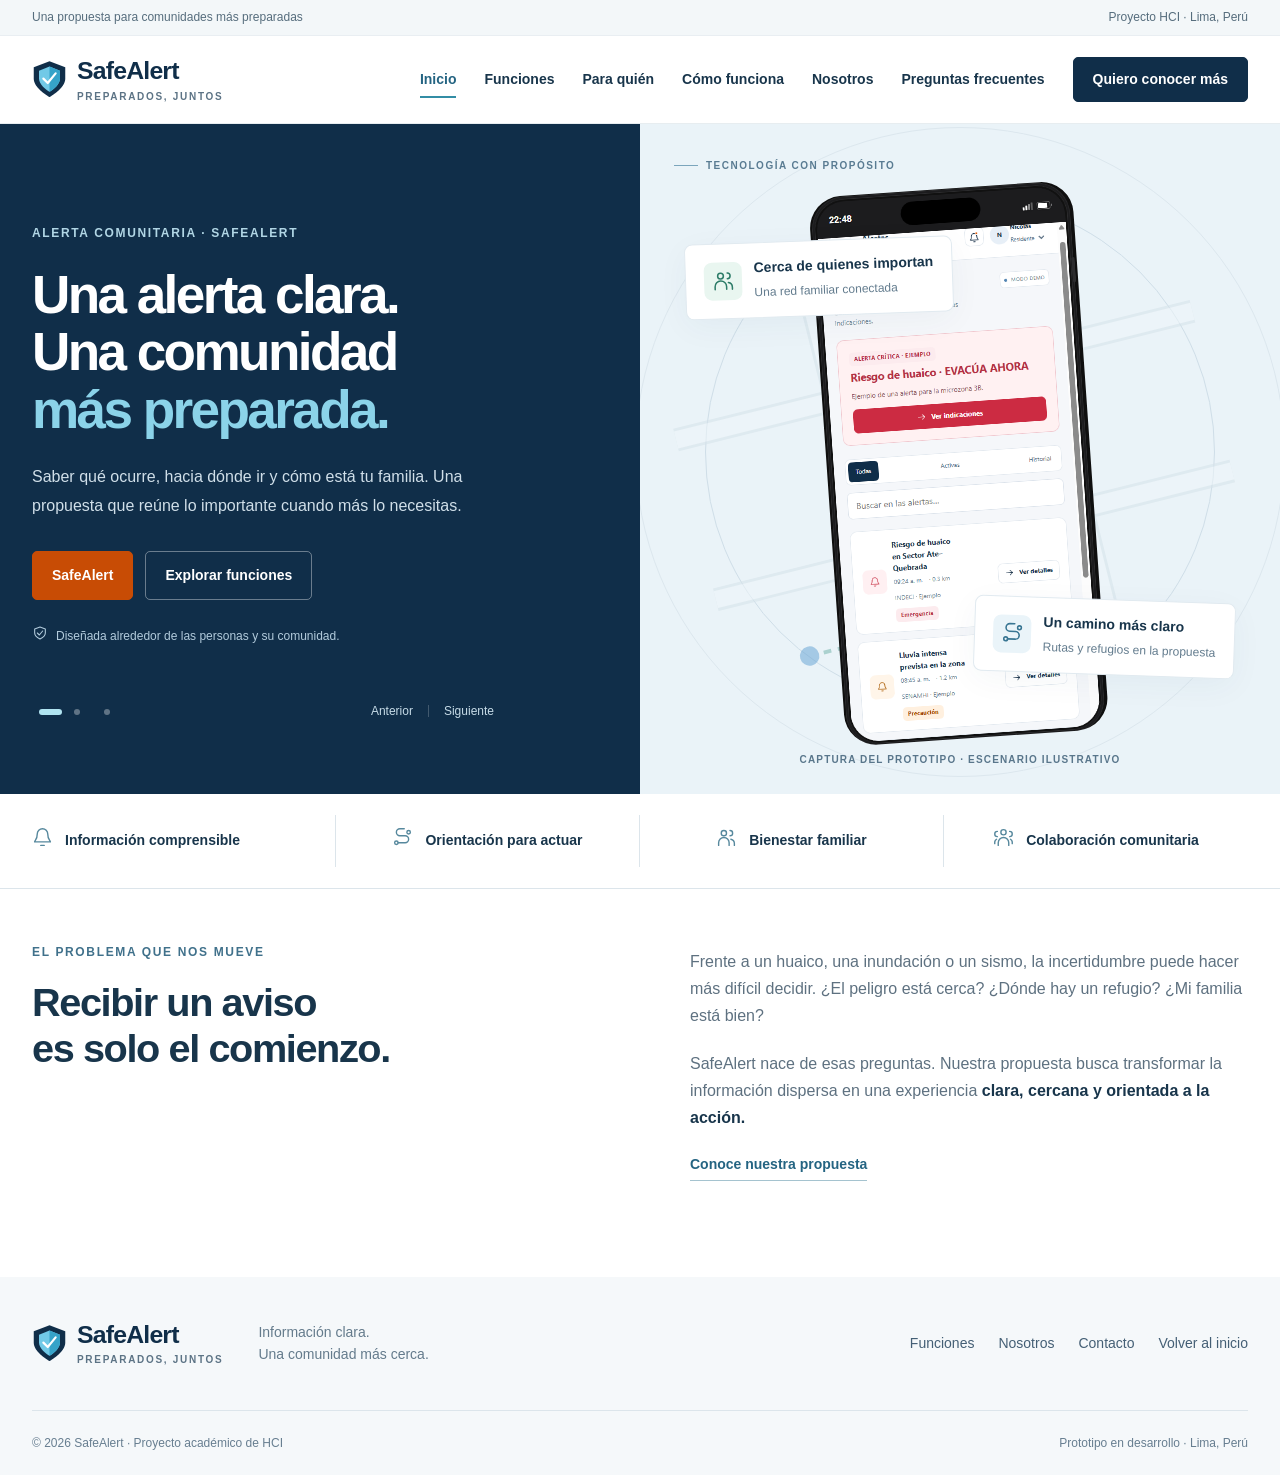
<file: index.html>
<!doctype html>
<html lang="es">
  <head>
    <meta charset="UTF-8" />
    <meta name="viewport" content="width=device-width, initial-scale=1.0" />
    <meta name="theme-color" content="#102e49" />
    <meta
      name="description"
      content="Conoce SafeAlert: una propuesta de alerta comunitaria que conecta información clara, rutas de evacuación y seguridad familiar en Lima."
    />
    <title>SafeAlert · Preparados, juntos</title>
    <link rel="icon" type="image/svg+xml" href="assets/safealert.svg" />
    <link rel="stylesheet" href="styles.css" />
    <script src="script.js" defer></script>
  </head>
  <body>
    <a class="skip-link" href="#contenido">Saltar al contenido</a>
    <div class="utility-bar">
      <div class="container utility-inner">
        <span>Una propuesta para comunidades más preparadas</span
        ><span>Proyecto HCI · Lima, Perú</span>
      </div>
    </div>
    <header class="site-header">
      <div class="container header-inner">
        <a class="brand" href="#inicio" aria-label="SafeAlert, inicio"
          ><img src="assets/safealert.svg" width="38" height="42" alt="" /><span
            >SafeAlert<small>PREPARADOS, JUNTOS</small></span
          ></a
        >
        <button
          class="menu-toggle"
          id="menu-toggle"
          type="button"
          aria-label="Abrir menú"
          aria-expanded="false"
          aria-controls="main-nav"
        >
          <span></span><span></span><span></span>
        </button>
        <nav class="main-nav" id="main-nav" aria-label="Navegación principal">
          <a href="#inicio" aria-current="page">Inicio</a
          ><a href="#funciones">Funciones</a><a href="#para-quien">Para quién</a
          ><a href="#como-funciona">Cómo funciona</a
          ><a href="#nosotros">Nosotros</a
          ><a href="#preguntas">Preguntas frecuentes</a
          ><a href="#contacto" class="button button-small"
            >Quiero conocer más</a
          >
        </nav>
      </div>
    </header>

    <main id="contenido" tabindex="-1">
      <nav
        class="page-navigation container"
        id="page-navigation"
        aria-label="Regresar y ubicación actual"
        hidden
      >
        <div class="page-return">
          <button type="button" id="back-view">Volver</button
          ><a href="#inicio">Volver al inicio</a>
        </div>
        <span id="current-view-label"></span>
      </nav>
      <p class="sr-only" id="view-announcement" aria-live="polite"></p>
      <section
        class="hero"
        id="inicio"
        data-view="inicio"
        aria-labelledby="hero-title"
      >
        <div class="hero-copy">
          <div class="hero-copy-inner">
            <span class="eyebrow light">ALERTA COMUNITARIA · SAFEALERT</span>
            <h1 id="hero-title" tabindex="-1">
              Una alerta clara.<br />Una comunidad<br /><span
                >más preparada.</span
              >
            </h1>
            <p id="hero-description">
              Saber qué ocurre, hacia dónde ir y cómo está tu familia. Una
              propuesta que reúne lo importante cuando más lo necesitas.
            </p>
            <div class="hero-actions">
              <a class="button button-orange" href="/SafeAlert.html"
                >SafeAlert</a
              ><a class="button button-outline" href="#funciones"
                >Explorar funciones</a
              >
            </div>
            <div class="hero-note">
              <span class="line-icon" data-icon="shield"></span
              ><span>Diseñada alrededor de las personas y su comunidad.</span>
            </div>
            <div
              class="hero-carousel"
              role="group"
              aria-label="Mensajes de presentación"
            >
              <div class="slide-dots">
                <button
                  class="slide-dot active"
                  type="button"
                  data-slide="0"
                  aria-label="Ver presentación de alertas"
                  aria-pressed="true"
                ></button
                ><button
                  class="slide-dot"
                  type="button"
                  data-slide="1"
                  aria-label="Ver presentación de familia"
                  aria-pressed="false"
                ></button
                ><button
                  class="slide-dot"
                  type="button"
                  data-slide="2"
                  aria-label="Ver presentación de rutas"
                  aria-pressed="false"
                ></button>
              </div>
              <div class="slide-controls">
                <button
                  type="button"
                  id="previous-slide"
                  aria-label="Mensaje anterior"
                >
                  Anterior</button
                ><span aria-hidden="true"></span
                ><button
                  type="button"
                  id="next-slide"
                  aria-label="Mensaje siguiente"
                >
                  Siguiente
                </button>
              </div>
            </div>
            <p class="sr-only" id="slide-announcement" aria-live="polite"></p>
          </div>
        </div>
        <div class="hero-visual">
          <div class="visual-caption">
            <span class="tiny-rule"></span>TECNOLOGÍA CON PROPÓSITO
          </div>
          <div class="orbit orbit-one" aria-hidden="true"></div>
          <div class="orbit orbit-two" aria-hidden="true"></div>
          <div class="map-decoration" aria-hidden="true">
            <svg viewBox="0 0 620 620" fill="none">
              <path
                d="M30 220H580M30 390H580M200 60V560M420 60V560"
                stroke="currentColor"
                stroke-width="24"
              />
              <path
                d="M30 220H580M30 390H580M200 60V560M420 60V560"
                stroke="#eff6fa"
                stroke-width="18"
              />
              <path
                d="M110 470H200V220H420V130"
                stroke="#78b7ae"
                stroke-width="4"
                stroke-dasharray="8 7"
              />
              <circle cx="110" cy="470" r="10" fill="#6ca7d6" />
              <circle cx="420" cy="130" r="10" fill="#77bda5" />
            </svg>
          </div>
          <div class="floating-card card-family">
            <span class="feature-icon mint" data-icon="family"></span>
            <div>
              <strong>Cerca de quienes importan</strong
              ><span>Una red familiar conectada</span>
            </div>
          </div>
          <div class="hero-phone capture-phone">
            <img
              id="hero-product-image"
              src="Images/ALERTAS.png"
              alt="Captura móvil del centro de alertas de SafeAlert con un aviso y sus indicaciones de ejemplo"
              width="469"
              height="936"
              fetchpriority="high"
            />
          </div>
          <div class="floating-card card-route">
            <span class="feature-icon sky" data-icon="route"></span>
            <div>
              <strong>Un camino más claro</strong
              ><span>Rutas y refugios en la propuesta</span>
            </div>
          </div>
          <span class="prototype-label"
            >CAPTURA DEL PROTOTIPO · ESCENARIO ILUSTRATIVO</span
          >
        </div>
      </section>

      <div class="promise-strip" data-view="inicio">
        <div class="container promise-inner">
          <div>
            <span data-icon="bell"></span><span>Información comprensible</span>
          </div>
          <div>
            <span data-icon="route"></span><span>Orientación para actuar</span>
          </div>
          <div>
            <span data-icon="family"></span><span>Bienestar familiar</span>
          </div>
          <div>
            <span data-icon="community"></span
            ><span>Colaboración comunitaria</span>
          </div>
        </div>
      </div>

      <section
        data-view="inicio"
        class="section problem-section"
        aria-labelledby="problem-title"
      >
        <div class="container problem-layout">
          <div>
            <span class="eyebrow">EL PROBLEMA QUE NOS MUEVE</span>
            <h2 id="problem-title">
              Recibir un aviso<br />es solo el comienzo.
            </h2>
          </div>
          <div class="problem-copy">
            <p>
              Frente a un huaico, una inundación o un sismo, la incertidumbre
              puede hacer más difícil decidir. ¿El peligro está cerca? ¿Dónde
              hay un refugio? ¿Mi familia está bien?
            </p>
            <p>
              SafeAlert nace de esas preguntas. Nuestra propuesta busca
              transformar la información dispersa en una experiencia
              <strong>clara, cercana y orientada a la acción.</strong>
            </p>
            <a href="#como-funciona" class="text-link"
              >Conoce nuestra propuesta</a
            >
          </div>
        </div>
      </section>

      <section
        class="section features-section"
        id="funciones"
        data-view="funciones"
        aria-labelledby="features-title"
      >
        <div class="container">
          <div class="section-heading">
            <div>
              <span class="eyebrow">LO IMPORTANTE, EN UN SOLO LUGAR</span>
              <h1 class="view-title" id="features-title" tabindex="-1">
                Pensada para acompañarte.
              </h1>
            </div>
            <p>
              Funciones que responden a necesidades identificadas en la
              investigación con residentes, personas en tránsito y personal de
              respuesta.
            </p>
          </div>
          <div class="product-stories">
            <article class="feature-story">
              <div class="story-copy">
                <span class="feature-icon sky" data-icon="devices"></span
                ><span class="eyebrow">UNA VISTA GENERAL</span>
                <h2>Lo importante,<br />desde el inicio.</h2>
                <p>
                  La propuesta reúne alertas, refugios, estado familiar y
                  reportes para que puedas reconocer qué revisar sin recorrer
                  menús complejos.
                </p>
                <ul class="check-list">
                  <li>Reconoce el estado de tu zona de referencia.</li>
                  <li>Encuentra accesos claros a las acciones principales.</li>
                  <li>
                    Consulta la información de tu comunidad en un mismo lugar.
                  </li>
                </ul>
                <a class="text-link" href="#prototipo">Conocer el prototipo</a>
              </div>
              <figure class="story-figure">
                <button
                  class="capture-button"
                  type="button"
                  data-preview="Images/Vista-General.png"
                  data-preview-title="Vista general de SafeAlert"
                  aria-label="Ampliar captura de la vista general"
                >
                  <img
                    src="Images/Vista-General.png"
                    alt="Pantalla de inicio de SafeAlert con resumen de riesgo, refugios, familiares y reportes"
                    width="466"
                    height="951"
                    loading="lazy"
                  />
                </button>
                <figcaption>Vista general del prototipo</figcaption>
              </figure>
            </article>
            <article class="feature-story">
              <div class="story-copy">
                <span class="feature-icon sky" data-icon="bell"></span
                ><span class="eyebrow">ALERTAS COMPRENSIBLES</span>
                <h2>Un aviso que puedas<br />entender y consultar.</h2>
                <p>
                  Conocer el peligro es el primer paso. SafeAlert plantea avisos
                  por microzona que expliquen el nivel de riesgo y acerquen una
                  indicación concreta.
                </p>
                <ul class="check-list">
                  <li>Distingue avisos de emergencia y precaución.</li>
                  <li>
                    Consulta los detalles del escenario y sus indicaciones.
                  </li>
                  <li>Encuentra la información con filtros y búsqueda.</li>
                </ul>
                <p class="story-benefit">
                  Menos dudas al leer el aviso. Más claridad sobre el siguiente
                  paso.
                </p>
              </div>
              <figure class="story-figure">
                <button
                  class="capture-button"
                  type="button"
                  data-preview="Images/ALERTAS.png"
                  data-preview-title="Centro de alertas de SafeAlert"
                  aria-label="Ampliar captura de alertas"
                >
                  <img
                    src="Images/ALERTAS.png"
                    alt="Centro de alertas del prototipo con riesgo de huaico, niveles de aviso y filtros"
                    width="469"
                    height="936"
                    loading="lazy"
                  />
                </button>
                <figcaption>
                  Centro de alertas · Escenario de ejemplo
                </figcaption>
              </figure>
            </article>
            <article class="feature-story route-story">
              <div class="story-copy">
                <span class="feature-icon mint" data-icon="route"></span
                ><span class="eyebrow">DEL MAPA A LAS INDICACIONES</span>
                <h2>Ubica tu camino.<br />Comprende cómo seguirlo.</h2>
                <p>
                  La orientación se presenta en dos partes complementarias: el
                  mapa permite reconocer el recorrido; las indicaciones muestran
                  las distancias y los pasos de la guía.
                </p>
                <ul class="check-list">
                  <li>
                    Identifica la posición, la ruta y el refugio de referencia.
                  </li>
                  <li>
                    Consulta la siguiente indicación y la distancia mostrada.
                  </li>
                  <li>Conoce cómo se plantea una alternativa ante bloqueos.</li>
                </ul>
                <p class="story-benefit">
                  Una propuesta pensada también para quienes están en una zona
                  que no conocen.
                </p>
              </div>
              <div class="route-captures">
                <figure class="story-figure">
                  <button
                    class="capture-button"
                    type="button"
                    data-preview="Images/Ruta-evacuacion-1.png"
                    data-preview-title="Evacuación: mapa y refugio"
                    aria-label="Ampliar captura del mapa de evacuación"
                  >
                    <img
                      src="Images/Ruta-evacuacion-1.png"
                      alt="Mapa ilustrativo de evacuación con posición, zona de riesgo, refugio y recorrido verde"
                      width="488"
                      height="922"
                      loading="lazy"
                    />
                  </button>
                  <figcaption>El mapa te ubica</figcaption>
                </figure>
                <figure class="story-figure">
                  <button
                    class="capture-button"
                    type="button"
                    data-preview="Images/Ruta-evacuacion-2.png"
                    data-preview-title="Evacuación: pasos y distancias"
                    aria-label="Ampliar captura de pasos y distancias"
                  >
                    <img
                      src="Images/Ruta-evacuacion-2.png"
                      alt="Guía de evacuación del prototipo con indicación de 450 metros y pasos del recorrido"
                      width="478"
                      height="972"
                      loading="lazy"
                    />
                  </button>
                  <figcaption>Los pasos te orientan</figcaption>
                </figure>
              </div>
            </article>
            <article class="feature-story">
              <div class="story-copy">
                <span class="feature-icon peach" data-icon="family"></span
                ><span class="eyebrow">TU RED FAMILIAR</span>
                <h2>Las personas que importan,<br />en un espacio cercano.</h2>
                <p>
                  En una emergencia, la preocupación también está en saber de
                  los tuyos. El diseño propone una red de contactos y estados
                  familiares fácil de consultar.
                </p>
                <ul class="check-list">
                  <li>Organiza a tus contactos de confianza.</li>
                  <li>Reconoce el estado mostrado para cada familiar.</li>
                  <li>Conoce la propuesta de comunicar “Estoy a salvo”.</li>
                </ul>
                <p class="story-benefit">
                  La tranquilidad familiar forma parte de la experiencia que
                  queremos construir.
                </p>
              </div>
              <figure class="story-figure">
                <button
                  class="capture-button"
                  type="button"
                  data-preview="Images/Familiares.png"
                  data-preview-title="Red familiar de SafeAlert"
                  aria-label="Ampliar captura de familiares"
                >
                  <img
                    src="Images/Familiares.png"
                    alt="Pantalla de la red familiar del prototipo con contactos y sus estados de ejemplo"
                    width="525"
                    height="954"
                    loading="lazy"
                  />
                </button>
                <figcaption>Red familiar · Datos ilustrativos</figcaption>
              </figure>
            </article>
            <article class="feature-story">
              <div class="story-copy">
                <span class="feature-icon lavender" data-icon="report"></span
                ><span class="eyebrow">PARTICIPACIÓN DE LA COMUNIDAD</span>
                <h2>
                  Lo que observas puede<br />convertirse en información útil.
                </h2>
                <p>
                  SafeAlert plantea un reporte organizado para describir
                  incidentes, señalar su ubicación de referencia y facilitar su
                  posterior revisión.
                </p>
                <ul class="check-list">
                  <li>Selecciona el tipo de incidente.</li>
                  <li>Describe qué ocurre y dónde lo observas.</li>
                  <li>Consulta el estado de verificación del reporte.</li>
                </ul>
                <p class="story-benefit">
                  Una comunidad que participa necesita canales claros para
                  compartir información.
                </p>
              </div>
              <figure class="story-figure">
                <button
                  class="capture-button"
                  type="button"
                  data-preview="Images/Reporte-Incidente.png"
                  data-preview-title="Reporte de incidentes en SafeAlert"
                  aria-label="Ampliar captura del formulario de incidentes"
                >
                  <img
                    src="Images/Reporte-Incidente.png"
                    alt="Formulario del prototipo para indicar tipo de incidente, ubicación, descripción y evidencia"
                    width="529"
                    height="943"
                    loading="lazy"
                  />
                </button>
                <figcaption>Formulario de reporte del prototipo</figcaption>
              </figure>
            </article>
            <article class="feature-story">
              <div class="story-copy">
                <span class="feature-icon mint" data-icon="shield"></span
                ><span class="eyebrow">REVISIÓN Y COORDINACIÓN</span>
                <h2>La comunidad informa.<br />El equipo revisa.</h2>
                <p>
                  La experiencia de Serenazgo propone organizar reportes y
                  distinguir sus estados para apoyar la revisión de la
                  información antes de actuar.
                </p>
                <ul class="check-list">
                  <li>Consulta los incidentes registrados.</li>
                  <li>Diferencia reportes sin verificar y verificados.</li>
                  <li>Conoce el cambio de estado durante la atención.</li>
                </ul>
                <a class="text-link" href="#para-quien"
                  >Conocer los públicos de SafeAlert</a
                >
              </div>
              <figure class="story-figure">
                <button
                  class="capture-button"
                  type="button"
                  data-preview="Images/Panel-serenazgo ConfirmandoReportes.png"
                  data-preview-title="Revisión de reportes: Serenazgo"
                  aria-label="Ampliar captura de la revisión de reportes"
                >
                  <img
                    src="Images/Panel-serenazgo ConfirmandoReportes.png"
                    alt="Captura del prototipo de Serenazgo mostrando reportes y un selector de estado de atención"
                    width="517"
                    height="980"
                    loading="lazy"
                  />
                </button>
                <figcaption>
                  Serenazgo · Revisión de reportes de ejemplo
                </figcaption>
              </figure>
            </article>
          </div>
          <p class="section-footnote">
            SafeAlert es un proyecto académico en fase de prototipo. Estas son
            las capacidades planteadas para la solución.
          </p>
        </div>
      </section>

      <section
        class="section audience-section"
        id="para-quien"
        data-view="para-quien"
        aria-labelledby="audience-title"
      >
        <div class="container">
          <div class="section-heading centered">
            <span class="eyebrow"
              >DISTINTAS NECESIDADES. UNA MISMA COMUNIDAD.</span
            >
            <h1 class="view-title" id="audience-title" tabindex="-1">
              Una propuesta que te tiene en cuenta.
            </h1>
            <p>
              La seguridad se construye conectando a quienes viven, transitan y
              cuidan una zona.
            </p>
          </div>
          <div
            class="audience-tabs"
            role="tablist"
            aria-label="Públicos de SafeAlert"
          >
            <button
              type="button"
              role="tab"
              id="tab-familias"
              aria-controls="panel-familias"
              aria-selected="true"
              tabindex="0"
              data-audience="familias"
            >
              <span data-icon="home"></span>Familias y residentes</button
            ><button
              type="button"
              role="tab"
              id="tab-visitantes"
              aria-controls="panel-visitantes"
              aria-selected="false"
              tabindex="-1"
              data-audience="visitantes"
            >
              <span data-icon="compass"></span>Personas en tránsito</button
            ><button
              type="button"
              role="tab"
              id="tab-instituciones"
              aria-controls="panel-instituciones"
              aria-selected="false"
              tabindex="-1"
              data-audience="instituciones"
            >
              <span data-icon="shield"></span>Serenazgo y Defensa Civil
            </button>
          </div>
          <div
            class="audience-panel"
            role="tabpanel"
            id="panel-familias"
            aria-labelledby="tab-familias"
            tabindex="0"
          >
            <div class="audience-copy">
              <span class="eyebrow"
                >PARA QUIENES LLAMAN HOGAR A SU COMUNIDAD</span
              >
              <h3>
                Más claridad para ti.<br />Más tranquilidad para tu familia.
              </h3>
              <p>
                Cuando una emergencia afecta tu entorno, necesitas información
                cercana y un camino claro para cuidar a los tuyos.
              </p>
              <ul class="check-list">
                <li>Comprende los avisos de tu microzona.</li>
                <li>Identifica rutas y refugios de referencia.</li>
                <li>Conoce la propuesta de estados familiares.</li>
              </ul>
              <a class="text-link" href="#contacto">Me interesa SafeAlert</a>
            </div>
            <div class="audience-visual capture-board">
              <span class="image-label">CAPTURA DEL PROTOTIPO · FAMILIARES</span
              ><img
                src="Images/Familiares.png"
                alt="Red familiar del prototipo con contactos de confianza"
                width="525"
                height="954"
                loading="lazy"
              />
            </div>
          </div>
          <div
            class="audience-panel"
            role="tabpanel"
            id="panel-visitantes"
            aria-labelledby="tab-visitantes"
            tabindex="0"
            hidden
          >
            <div class="audience-copy">
              <span class="eyebrow">PARA QUIENES ESTÁN DE PASO</span>
              <h3>
                No conocer la zona<br />no debería dejarte sin orientación.
              </h3>
              <p>
                Trabajadores, comerciantes, conductores y visitantes también
                necesitan saber hacia dónde dirigirse cuando ocurre una
                emergencia.
              </p>
              <ul class="check-list">
                <li>Identifica el recorrido hacia un refugio.</li>
                <li>Ubícate con referencias visuales sencillas.</li>
                <li>Conoce las alternativas previstas ante bloqueos.</li>
              </ul>
              <a class="text-link" href="#contacto">Quiero saber más</a>
            </div>
            <div class="audience-visual capture-board">
              <span class="image-label">CAPTURA DEL PROTOTIPO · EVACUACIÓN</span
              ><img
                src="Images/Ruta-evacuacion-1.png"
                alt="Mapa del recorrido de evacuación de ejemplo"
                width="488"
                height="922"
                loading="lazy"
              />
            </div>
          </div>
          <div
            class="audience-panel"
            role="tabpanel"
            id="panel-instituciones"
            aria-labelledby="tab-instituciones"
            tabindex="0"
            hidden
          >
            <div class="audience-copy">
              <span class="eyebrow">PARA QUIENES COORDINAN LA RESPUESTA</span>
              <h3>
                Información organizada.<br />Una respuesta mejor coordinada.
              </h3>
              <p>
                La propuesta reúne reportes ciudadanos para apoyar su revisión y
                el seguimiento de la atención.
              </p>
              <ul class="check-list">
                <li>Revisa reportes por estado de verificación.</li>
                <li>Consulta su tipo y ubicación de referencia.</li>
                <li>Distingue incidentes pendientes y resueltos.</li>
              </ul>
              <a class="text-link" href="#contacto"
                >Conocer la propuesta institucional</a
              >
            </div>
            <div class="audience-visual capture-board">
              <span class="image-label">CAPTURA DEL PROTOTIPO · SERENAZGO</span
              ><img
                src="Images/Panel-serenazgo ConfirmandoReportes.png"
                alt="Revisión de reportes del prototipo con opciones para actualizar su estado"
                width="517"
                height="980"
                loading="lazy"
              />
            </div>
          </div>
        </div>
      </section>

      <section
        class="section how-section"
        id="como-funciona"
        data-view="como-funciona"
        aria-labelledby="how-title"
      >
        <div class="container">
          <div class="section-heading centered">
            <span class="eyebrow">DEL AVISO A UNA ACCIÓN COMPRENSIBLE</span>
            <h1 class="view-title" id="how-title" tabindex="-1">
              Recibe. Comprende. Actúa.
            </h1>
            <p>
              Así plantea SafeAlert una experiencia con menos dudas y más
              orientación.
            </p>
          </div>
          <div class="steps-grid">
            <article>
              <span class="step-icon" data-icon="bell"></span>
              <h3>Recibe información cercana</h3>
              <p>
                La propuesta comienza con una alerta vinculada a tu zona y al
                contexto de la emergencia.
              </p>
            </article>
            <article>
              <span class="step-icon" data-icon="message"></span>
              <h3>Comprende qué sucede</h3>
              <p>
                Consulta el nivel de riesgo y la indicación sugerida en un
                lenguaje sencillo, con apoyo visual.
              </p>
            </article>
            <article>
              <span class="step-icon" data-icon="route"></span>
              <h3>Encuentra el siguiente paso</h3>
              <p>
                Explora la ruta de evacuación, identifica el refugio y conoce
                cómo comunicar tu estado familiar.
              </p>
            </article>
          </div>
        </div>
      </section>

      <section
        class="section prototype-section"
        id="prototipo"
        data-view="prototipo"
        aria-labelledby="prototype-title"
      >
        <div class="container prototype-layout">
          <div class="prototype-copy">
            <span class="eyebrow">DEL DISEÑO A LA EXPERIENCIA</span>
            <h1 class="view-title" id="prototype-title" tabindex="-1">
              Conoce SafeAlert<br />más de cerca.
            </h1>
            <p>
              Las capturas muestran el prototipo del equipo. Puedes conocer sus
              pantallas en la vista de funciones o abrir la demostración para
              explorar la experiencia.
            </p>
            <div class="prototype-links">
              <a class="button" href="#funciones">Explorar las capturas</a
              ><a
                class="text-link"
                href="../SafeAlert/index.html"
                target="_blank"
                rel="noopener"
                >Abrir prototipo de escritorio</a
              >
            </div>
            <p class="small-note">
              La demostración de escritorio se abre por separado. Sus datos y
              recorridos son ilustrativos.
            </p>
          </div>
          <div class="mobile-showcase capture-board">
            <div class="showcase-top">
              <span>EL PROTOTIPO DEL EQUIPO</span><span>WEB + MÓVIL</span>
            </div>
            <button
              class="preview-image"
              type="button"
              data-preview="Images/Vista-General.png"
              data-preview-title="Vista general de SafeAlert"
              aria-label="Ampliar la vista general del prototipo"
            >
              <img
                src="Images/Vista-General.png"
                alt="Captura del inicio del prototipo con información de la zona y accesos a sus funciones"
                width="466"
                height="951"
                loading="lazy"
              />
            </button>
          </div>
        </div>
      </section>

      <section
        class="section about-section"
        id="nosotros"
        data-view="nosotros"
        aria-labelledby="about-title"
      >
        <div class="container about-layout">
          <div>
            <span class="eyebrow">DETRÁS DE SAFEALERT</span>
            <h1 class="view-title" id="about-title" tabindex="-1">
              Un equipo.<br />Una idea en común.
            </h1>
            <p>
              Somos estudiantes de Ingeniería de Software e Ingeniería de
              Sistemas de Información de la UPC. Desarrollamos SafeAlert como
              proyecto del curso HCI for UX Design.
            </p>
            <p>
              Investigamos necesidades de las personas para diseñar una
              propuesta de alerta comunitaria más comprensible, accesible y
              cercana al contexto de Lima.
            </p>
          </div>
          <div class="team-panel">
            <span class="eyebrow">EL EQUIPO</span>
            <ul class="team-list">
              <li><span>DA</span>Diego Arredondo</li>
              <li><span>MC</span>Micael Catay</li>
              <li><span>JD</span>José Camilo Dulanto</li>
              <li><span>NF</span>Nicolás Fuentes</li>
              <li><span>CJ</span>Carlos Jaulis</li>
              <li><span>SM</span>Sebastián Martínez</li>
            </ul>
            <p>Investigación de usuarios · Diseño UX/UI · Prototipado</p>
          </div>
        </div>
      </section>

      <section
        class="section faq-section"
        id="preguntas"
        data-view="preguntas"
        aria-labelledby="faq-title"
      >
        <div class="container faq-layout">
          <div>
            <span class="eyebrow">RESOLVAMOS TUS DUDAS</span>
            <h1 class="view-title" id="faq-title" tabindex="-1">
              Antes de dar<br />el siguiente paso.
            </h1>
            <p>Conoce el propósito y el estado actual de SafeAlert.</p>
            <a href="#contacto" class="text-link">Tengo otra consulta</a>
          </div>
          <div class="faq-list">
            <details open>
              <summary>
                ¿Qué es SafeAlert?<span aria-hidden="true"></span>
              </summary>
              <p>
                Es una propuesta de sistema de alerta comunitaria geolocalizada.
                Busca reunir avisos comprensibles, orientación de evacuación y
                herramientas de comunicación familiar para residentes, población
                flotante y equipos de respuesta.
              </p>
            </details>
            <details>
              <summary>
                ¿SafeAlert ya está disponible para descargar?<span
                  aria-hidden="true"
                ></span>
              </summary>
              <p>
                El proyecto se encuentra en fase de prototipo académico. Puedes
                conocer sus diseños y explorar una demostración de escritorio.
                Esta página no ofrece una aplicación final para descargar.
              </p>
            </details>
            <details>
              <summary>
                ¿Para quién está pensada la propuesta?<span
                  aria-hidden="true"
                ></span>
              </summary>
              <p>
                Para familias que viven en zonas de riesgo, personas que
                trabajan o transitan por lugares poco conocidos y personal de
                Serenazgo, Defensa Civil o centros de operaciones de emergencia.
              </p>
            </details>
            <details>
              <summary>
                ¿Cómo se plantea su uso con poca conexión?<span
                  aria-hidden="true"
                ></span>
              </summary>
              <p>
                El diseño contempla información esencial y mapas precargados
                para reducir la dependencia de datos móviles. La navegación
                offline real y la sincronización con autoridades son capacidades
                planteadas que requieren desarrollo y validación.
              </p>
            </details>
            <details>
              <summary>
                ¿Esta página emite alertas reales o solicita rescates?<span
                  aria-hidden="true"
                ></span>
              </summary>
              <p>
                No. Esta landing presenta el proyecto y sus prototipos. No está
                conectada a sistemas oficiales de alertas ni a servicios de
                emergencia. Las pantallas muestran escenarios ilustrativos.
              </p>
            </details>
            <details>
              <summary>
                ¿Cómo puedo conocer más del proyecto?<span
                  aria-hidden="true"
                ></span>
              </summary>
              <p>
                Revisa sus funciones, explora las pantallas del prototipo y
                utiliza el formulario de demostración de esta página para probar
                una solicitud de información. El formulario valida tus datos,
                pero no realiza un envío real.
              </p>
            </details>
          </div>
        </div>
      </section>

      <section
        class="section contact-section"
        id="contacto"
        data-view="contacto"
        aria-labelledby="contact-title"
      >
        <div class="container contact-layout">
          <div class="contact-copy">
            <span class="eyebrow light">EL PRIMER PASO ES CONOCERNOS</span>
            <h1 class="view-title" id="contact-title" tabindex="-1">
              Una comunidad<br />más preparada<br /><span
                >empieza contigo.</span
              >
            </h1>
            <p>
              ¿Te interesa la propuesta para tu familia, tu comunidad o tu
              institución? Cuéntanos qué te gustaría conocer de SafeAlert.
            </p>
            <div class="contact-points">
              <span
                ><span data-icon="shield"></span>Una propuesta centrada en las
                personas</span
              ><span
                ><span data-icon="community"></span>Construida desde la
                investigación de usuarios</span
              ><span
                ><span data-icon="devices"></span>Diseño para escritorio y
                móvil</span
              >
            </div>
          </div>
          <div class="contact-card">
            <form id="contact-form" novalidate>
              <h3>Conoce más de SafeAlert</h3>
              <p class="form-intro">
                Completa tu solicitud de información.<br /><span
                  >Los campos con * son obligatorios.</span
                >
              </p>
              <div class="form-fields">
                <div class="field">
                  <label for="contact-name">Nombre completo *</label
                  ><input
                    id="contact-name"
                    name="name"
                    type="text"
                    autocomplete="name"
                    maxlength="80"
                    placeholder="Escribe tu nombre"
                    required
                    aria-describedby="name-error"
                  /><span class="field-error" id="name-error" hidden></span>
                </div>
                <div class="field-row">
                  <div class="field">
                    <label for="contact-email">Correo electrónico *</label
                    ><input
                      id="contact-email"
                      name="email"
                      type="email"
                      autocomplete="email"
                      maxlength="120"
                      placeholder="nombre@correo.com"
                      required
                      aria-describedby="email-error"
                    /><span class="field-error" id="email-error" hidden></span>
                  </div>
                  <div class="field">
                    <label for="contact-phone">Celular *</label
                    ><input
                      id="contact-phone"
                      name="phone"
                      type="tel"
                      autocomplete="tel"
                      inputmode="tel"
                      maxlength="20"
                      placeholder="Ej. 987 654 321"
                      required
                      aria-describedby="phone-error"
                    /><span class="field-error" id="phone-error" hidden></span>
                  </div>
                </div>
                <div class="field">
                  <label for="contact-message"
                    >¿Qué te gustaría conocer? *</label
                  ><textarea
                    id="contact-message"
                    name="message"
                    rows="3"
                    minlength="10"
                    maxlength="800"
                    placeholder="Cuéntanos sobre tu interés en el proyecto…"
                    required
                    aria-describedby="message-error"
                  ></textarea
                  ><span class="field-error" id="message-error" hidden></span>
                </div>
                <button
                  class="button button-orange submit-button"
                  type="submit"
                >
                  Enviar solicitud de ejemplo
                </button>
                <p class="form-note">
                  Formulario de demostración: valida la información y muestra
                  una confirmación. No envía ni almacena tus datos.
                </p>
              </div>
              <p class="sr-only" id="form-status" role="status"></p>
            </form>
            <div class="form-success" id="form-success" tabindex="-1" hidden>
              <span class="success-icon" data-icon="check"></span
              ><span class="eyebrow">SOLICITUD DE EJEMPLO VALIDADA</span>
              <h3>¡Gracias, <span id="success-name"></span>!</h3>
              <p>Completaste correctamente el formulario de SafeAlert.</p>
              <p class="small-note">
                Esta fue una demostración. No se enviaron ni almacenaron datos y
                no recibirás un correo de respuesta.
              </p>
              <button class="button" type="button" id="new-request">
                Volver al formulario
              </button>
            </div>
          </div>
        </div>
      </section>
    </main>

    <footer class="site-footer">
      <div class="container footer-main">
        <a class="brand" href="#inicio"
          ><img src="assets/safealert.svg" width="38" height="42" alt="" /><span
            >SafeAlert<small>PREPARADOS, JUNTOS</small></span
          ></a
        >
        <p>Información clara.<br />Una comunidad más cerca.</p>
        <nav aria-label="Navegación del pie de página">
          <a href="#funciones">Funciones</a><a href="#nosotros">Nosotros</a
          ><a href="#contacto">Contacto</a
          ><a href="#inicio">Volver al inicio</a>
        </nav>
      </div>
      <div class="container footer-bottom">
        <span>© 2026 SafeAlert · Proyecto académico de HCI</span
        ><span>Prototipo en desarrollo · Lima, Perú</span>
      </div>
    </footer>
    <dialog id="preview-dialog" aria-labelledby="preview-title">
      <div class="preview-dialog-heading">
        <h2 id="preview-title">Captura de SafeAlert</h2>
        <button type="button" class="close-preview" id="close-preview">
          Cerrar <span aria-hidden="true">×</span>
        </button>
      </div>
      <img
        id="preview-image"
        width="469"
        height="936"
        src="Images/ALERTAS.png"
        alt="Vista ampliada del prototipo de SafeAlert"
      />
      <p>Captura del prototipo · Contenido ilustrativo</p>
    </dialog>
  </body>
</html>
</file>
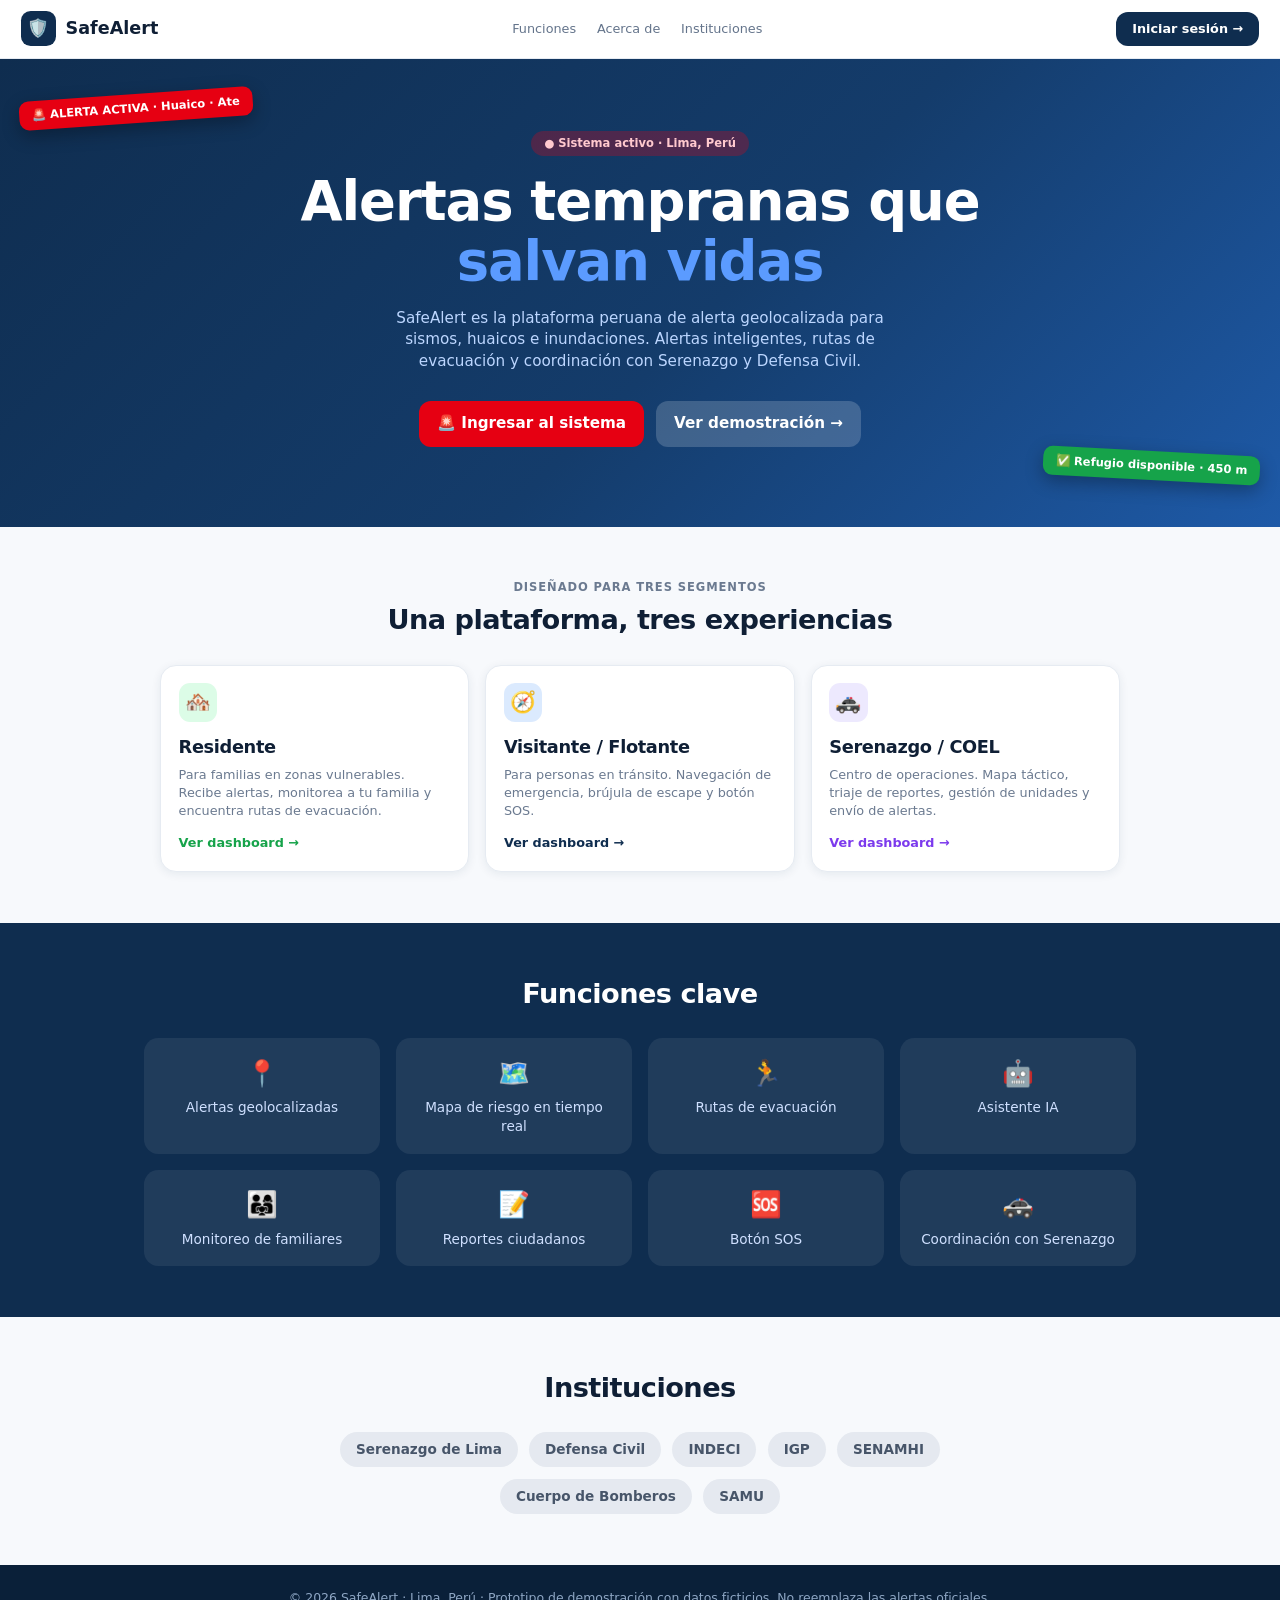
<file: SafeAlert.html>
<!DOCTYPE html>
<html lang="es">
<head>
    <meta charset="utf-8">
    <meta name="viewport" content="width=device-width, initial-scale=1">

    <title>SafeAlert · Alertas tempranas para Lima</title>

    <link rel="stylesheet" href="sytles1.css">

</head>

<body>

    <div id="app"></div>
    <div id="modal"></div>
    <div id="toasts"></div>

    <script src="scripts1.js" defer></script>

</body>
</html>
</file>
<file: styles.css>
:root {
  --navy: #102e49;
  --navy-deep: #0a2339;
  --ink: #18354b;
  --muted: #5e7180;
  --cyan: #8bd3e9;
  --orange: #c84c05;
  --line: #dce5eb;
  --soft: #f3f7f9;
  --container: 1280px;
  font-family: "Segoe UI", Arial, sans-serif;
  color: var(--ink);
  background: #fff;
  font-synthesis: none;
}
* { box-sizing: border-box; }
html { scroll-behavior: smooth; scroll-padding-top: 100px; }
body { margin: 0; font-size: 1rem; line-height: 1.7; }
button, input, select, textarea { font: inherit; }
button, a { touch-action: manipulation; -webkit-tap-highlight-color: transparent; }
button { cursor: pointer; }
a { text-decoration: none; color: inherit; }
img { max-width: 100%; height: auto; display: block; }
button, input, textarea { color: inherit; }
h1, h2, h3, p { margin: 0; }
h1, h2, h3 { line-height: 1.16; }
h2 { font-size: clamp(2rem, 3.1vw, 2.9rem); font-weight: 700; letter-spacing: -1.4px; }
h3 { font-weight: 650; letter-spacing: -.4px; }
button:focus-visible, a:focus-visible, input:focus-visible, textarea:focus-visible, summary:focus-visible, [tabindex="0"]:focus-visible { outline: 3px solid #2683ab; outline-offset: 5px; }
[hidden] { display: none !important; }
.container { width: calc(100% - 64px); max-width: var(--container); margin-inline: auto; }
.sr-only { position: absolute; width: 1px; height: 1px; padding: 0; margin: -1px; overflow: hidden; clip: rect(0,0,0,0); white-space: nowrap; border: 0; }
.skip-link { position: fixed; top: -80px; left: 16px; padding: 12px 20px; background: white; color: var(--navy); border: 2px solid var(--navy); border-radius: 6px; z-index: 100; }
.skip-link:focus { top: 12px; }
.utility-bar { background: var(--soft); color: #566d7d; font-size: .75rem; border-bottom: 1px solid #e9eef2; }
.utility-inner { min-height: 35px; display: flex; align-items: center; justify-content: space-between; gap: 20px; }
.site-header { background: #fff; position: sticky; top: 0; z-index: 30; border-bottom: 1px solid #e7edf0; }
.header-inner { min-height: 87px; display: flex; justify-content: space-between; align-items: center; gap: 25px; }
.brand { display: inline-flex; align-items: center; gap: 10px; flex-shrink: 0; color: var(--navy); font-size: 1.55rem; font-weight: 750; letter-spacing: -.8px; line-height: 1.15; }
.brand img { width: 35px; height: 39px; }
.brand small { display: block; font-size: .625rem; letter-spacing: 1.7px; margin-top: 5px; font-weight: 600; color: #5c7385; }
.main-nav { display: flex; align-items: center; gap: 28px; font-size: .875rem; font-weight: 600; }
.main-nav>a:not(.button) { position: relative; padding-block: 12px; }
.main-nav>a:not(.button):after { content: ""; position: absolute; bottom: 5px; left: 0; width: 0; height: 2px; background: #338da5; transition: width .18s; }
.main-nav>a:hover:after { width: 100%; }
.button { border: 1px solid var(--navy); background: var(--navy); color: white; font-size: .875rem; line-height: 1.4; font-weight: 650; min-height: 48px; padding: 14px 24px; border-radius: 5px; display: inline-flex; align-items: center; justify-content: center; text-align: center; transition: background .16s, border-color .16s, box-shadow .16s; }
.button:hover { background: #214a6c; border-color: #214a6c; box-shadow: 0 3px 12px #08273d12; }
.button-small { min-height: 43px; padding: 12px 19px; }
.button-orange { background: var(--orange); border-color: var(--orange); }
.button-orange:hover { background: #ae3e02; border-color: #ae3e02; }
.button-outline { color: white; border-color: #ffffff60; background: transparent; }
.button-outline:hover { color: white; border-color: white; background: #ffffff0c; }
.button-white { background: white; border-color: white; color: var(--navy); }
.button-white:hover { background: #def0f5; border-color: #def0f5; }
.menu-toggle { display: none; width: 44px; height: 44px; border: 1px solid var(--line); background: white; border-radius: 5px; align-items: center; justify-content: center; flex-direction: column; gap: 5px; }
.menu-toggle span { width: 19px; height: 2px; background: var(--navy); transition: transform .18s; }
.menu-toggle[aria-expanded="true"] span:nth-child(1) { transform: translateY(7px) rotate(45deg); }
.menu-toggle[aria-expanded="true"] span:nth-child(2) { opacity: 0; }
.menu-toggle[aria-expanded="true"] span:nth-child(3) { transform: translateY(-7px) rotate(-45deg); }
.eyebrow { display: block; color: #40718b; font-size: .75rem; font-weight: 700; letter-spacing: 1.65px; line-height: 1.5; margin-bottom: 18px; }
.eyebrow.light { color: #b1d6e5; }
.hero { display: grid; grid-template-columns: 1fr 1fr; background: var(--navy); }
.hero-copy { padding: 70px 42px 36px max(32px, calc((100vw - var(--container)) / 2)); display: flex; align-items: center; }
.hero-copy-inner { width: 100%; max-width: 570px; }
.hero h1 { color: white; font-size: clamp(2.7rem,4.15vw,4.25rem); line-height: 1.08; letter-spacing: -2.6px; font-weight: 730; }
.hero h1 span { color: var(--cyan); }
.hero-copy .eyebrow { margin-bottom: 24px; }
.hero-copy p:not(.sr-only) { color: #d0dfe9; margin-top: 25px; max-width: 465px; line-height: 1.8; }
.hero-actions { display: flex; flex-wrap: wrap; gap: 12px; margin-top: 30px; }
.hero-actions .button { padding-inline: 19px; }
.hero-note { color: #b2cbdc; display: flex; gap: 8px; align-items: center; margin-top: 25px; font-size: .75rem; }
.hero-note svg { width: 16px; height: 16px; }
.hero-carousel { display: flex; align-items: center; justify-content: space-between; gap: 20px; margin-top: 46px; max-width: 465px; }
.slide-dots { display: flex; align-items: center; gap: 0; }
.slide-dot { background: transparent; border: 0; padding: 15px 7px; width: 30px; height: 34px; display: grid; place-items: center; }
.slide-dot:after { content: ""; width: 6px; height: 6px; border-radius: 50%; background: #fff5; }
.slide-dot.active:after { background: #b0e4f1; width: 23px; border-radius: 6px; }
.slide-controls { display: flex; gap: 12px; align-items: center; }
.slide-controls button { background: none; border: 0; padding: 7px 3px; color: #c6dbe7; font-size: .75rem; }
.slide-controls button:hover { color: white; text-decoration: underline; }
.slide-controls>span { width: 1px; height: 12px; background: #ffffff35; }
.hero-visual { background: #eaf3f8; min-height: 670px; position: relative; overflow: hidden; display: grid; place-items: center; }
.visual-caption { position: absolute; top: 33px; left: 34px; z-index: 3; display: flex; align-items: center; gap: 8px; font-size: .625rem; font-weight: 650; letter-spacing: 1.5px; color: #597b92; }
.tiny-rule { height: 1px; width: 24px; background: #7ba5bc; }
.orbit { position: absolute; width: 510px; height: 510px; border: 1px solid #cfdee8; border-radius: 50%; left: 50%; top: 49%; transform: translate(-50%,-50%); }
.orbit-two { width: 650px; height: 650px; border-color: #dce7ee; }
.map-decoration { width: 600px; height: 600px; position: absolute; left: 50%; top: 50%; transform: translate(-50%,-50%) rotate(-14deg); opacity: .55; color: #d6e3ea; }
.map-decoration svg { width: 100%; height: 100%; }
.hero-phone { position: relative; z-index: 2; width: 250px; padding: 7px; border: 5px solid #254258; background: #0c2335; border-radius: 36px; box-shadow: 12px 25px 35px #24415925, 0 0 0 1px #9bafbe; transform: rotate(-5deg); margin-top: 3px; }
.phone-screen { aspect-ratio: 234/510; overflow: hidden; border-radius: 23px; position: relative; background: #102e49; }
.phone-screen img { width: 332%; max-width: none; position: absolute; top: -6.7%; left: var(--screen-x); }
.screen-alert { --screen-x: -115%; } .screen-family { --screen-x: -227%; } .screen-home { --screen-x: -5.5%; }
.phone-camera { position: absolute; background: #0c2335; width: 67px; height: 14px; border-radius: 0 0 12px 12px; left: 50%; top: 9px; transform: translateX(-50%); z-index: 3; }
.floating-card { position: absolute; z-index: 4; display: flex; gap: 12px; align-items: center; background: white; border: 1px solid #e1eaf0; box-shadow: 0 8px 32px #22435a0b; padding: 15px 18px; border-radius: 8px; }
.floating-card strong { display: block; font-size: .875rem; line-height: 1.4; }
.floating-card div>span { display: block; font-size: .75rem; color: #637c8e; margin-top: 4px; }
.floating-card .feature-icon { width: 38px; height: 38px; border-radius: 8px; margin: 0; }
.card-family { top: 116px; left: 7%; transform: rotate(-2deg); }
.card-route { right: 7%; bottom: 119px; transform: rotate(2deg); }
.prototype-label { position: absolute; bottom: 26px; left: 20px; right: 20px; text-align: center; font-size: .625rem; letter-spacing: 1.15px; color: #59768b; font-weight: 600; }
.promise-strip { border-bottom: 1px solid var(--line); }
.promise-inner { min-height: 94px; display: grid; grid-template-columns: repeat(4,1fr); align-items: center; }
.promise-inner>div { display: flex; align-items: center; justify-content: center; gap: 12px; font-size: .875rem; font-weight: 600; padding: 12px 20px; border-right: 1px solid var(--line); }
.promise-inner>div:first-child { justify-content: flex-start; padding-left: 0; } .promise-inner>div:last-child { border-right: 0; }
.promise-inner svg { width: 21px; height: 21px; color: #56889d; }
.section { padding-block: 96px; }
.section-heading { display: flex; justify-content: space-between; gap: 40px; align-items: flex-end; margin-bottom: 42px; }
.section-heading>p { max-width: 445px; color: var(--muted); margin-bottom: 3px; }
.section-heading.centered { display: block; text-align: center; margin-bottom: 45px; }
.section-heading.centered>p { margin: 20px auto 0; max-width: 620px; }
.section-heading .eyebrow { margin-bottom: 14px; }
.problem-layout { display: grid; grid-template-columns: 1fr 1fr; gap: 100px; }
.problem-copy { color: var(--muted); padding-top: 5px; }
.problem-copy p+p { margin-top: 20px; }
.problem-copy strong { color: var(--ink); font-weight: 600; }
.text-link { display: inline-block; color: #246482; font-size: .875rem; font-weight: 650; border-bottom: 1px solid #a5c3cf; padding-bottom: 3px; }
.text-link:hover { color: var(--navy); border-color: var(--navy); }
.problem-copy .text-link { margin-top: 22px; }
.features-section { background: var(--soft); }
.feature-grid { display: grid; grid-template-columns: repeat(3,1fr); gap: 20px; }
.feature-card { padding: 30px 30px 25px; border: 1px solid #e0e8ed; border-radius: 8px; background: white; display: flex; flex-direction: column; align-items: flex-start; }
.feature-icon { display: inline-grid; place-items: center; width: 46px; height: 46px; border-radius: 10px; margin-bottom: 23px; flex-shrink: 0; }
.feature-icon svg { width: 23px; height: 23px; }
.sky { color: #397693; background: #eaf4f9; } .mint { color: #2d7c68; background: #e9f6f0; }
.peach { color: #b97138; background: #fff0e4; } .lavender { color: #70669b; background: #f0edf8; }
.translucent { color: #b4e5f0; background: #ffffff0e; }
.feature-card h3 { font-size: 1.25rem; margin-bottom: 13px; }
.feature-card p { color: var(--muted); font-size: .9375rem; line-height: 1.8; margin-bottom: 25px; }
.feature-tag { display: block; border-top: 1px solid #e7edf1; width: 100%; padding-top: 15px; margin-top: auto; color: #577485; font-size: .75rem; }
.feature-highlight { background: var(--navy); border-color: var(--navy); color: white; }
.feature-highlight p { color: #c5d8e4; }
.feature-highlight .button { margin-top: auto; }
.section-footnote { margin-top: 24px; text-align: center; font-size: .8125rem; color: #697d8b; }
.audience-tabs { display: flex; width: fit-content; max-width: 100%; margin: 0 auto 37px; padding: 5px; background: #f1f5f8; border-radius: 7px; gap: 4px; }
.audience-tabs button { min-height: 48px; border: 0; background: transparent; padding: 12px 24px; border-radius: 4px; color: #5c7486; font-size: .875rem; font-weight: 600; display: flex; justify-content: center; align-items: center; gap: 9px; }
.audience-tabs button svg { width: 18px; height: 18px; }
.audience-tabs button[aria-selected="true"] { background: var(--navy); color: white; box-shadow: 0 3px 8px #18344d10; }
.audience-tabs button:hover:not([aria-selected="true"]) { background: #e2ecf2; }
.audience-panel { display: grid; grid-template-columns: .85fr 1.15fr; align-items: center; gap: 58px; padding: 35px 0 0; }
.audience-copy h3 { font-size: 2rem; letter-spacing: -.9px; margin-bottom: 21px; }
.audience-copy .eyebrow { font-size: .6875rem; letter-spacing: 1.2px; }
.audience-copy>p { color: var(--muted); }
.check-list { list-style: none; padding: 0; margin: 23px 0; font-size: .9375rem; }
.check-list li { position: relative; padding-left: 26px; margin-block: 10px; }
.check-list li:before { content: "✓"; color: #2c8b6b; position: absolute; left: 0; font-weight: 650; }
.audience-visual { padding: 20px 0 22px 24px; background: #eef4f8; border-radius: 10px 0 0 10px; overflow: hidden; }
.image-label { font-size: .625rem; color: #667f90; letter-spacing: 1.3px; display: block; margin-bottom: 14px; }
.audience-visual img { width: 100%; border: 1px solid #dce5ed; border-radius: 5px 0 0 5px; box-shadow: 0 8px 30px #123f5610; }
.how-section { background: #f2f7fa; }
.steps-grid { display: grid; grid-template-columns: repeat(3,1fr); gap: 68px; padding-top: 15px; }
.steps-grid article { position: relative; }
.steps-grid article:not(:last-child):after { content: ""; position: absolute; left: 79px; right: -38px; top: 26px; height: 1px; background: #cfdee7; }
.step-icon { width: 54px; height: 54px; border-radius: 50%; border: 1px solid #d7e5ed; background: white; display: grid; place-items: center; margin-bottom: 26px; position: relative; z-index: 1; color: #447b96; }
.step-icon svg { width: 24px; height: 24px; }
.steps-grid h3 { font-size: 1.125rem; margin-bottom: 13px; }
.steps-grid p { color: var(--muted); font-size: .9375rem; }
.prototype-layout { display: grid; grid-template-columns: .75fr 1.25fr; gap: 80px; align-items: center; }
.prototype-copy>p { color: var(--muted); margin-top: 24px; }
.prototype-links { display: flex; flex-direction: column; align-items: flex-start; gap: 20px; margin-top: 26px; }
.prototype-copy .small-note { font-size: .8125rem; line-height: 1.7; margin-top: 20px; }
.mobile-showcase { background: #eaf1f6; padding: 20px 24px 16px; border: 1px solid #e1e8ed; border-radius: 10px; }
.showcase-top { display: flex; justify-content: space-between; gap: 12px; color: #5f7a8f; font-size: .625rem; font-weight: 600; letter-spacing: 1px; padding: 0 2px 13px; }
.preview-image { display: block; padding: 0; width: 100%; background: transparent; border: 0; border-radius: 5px; cursor: zoom-in; }
.preview-image img { width: 100%; border-radius: 3px; }
.about-section { background: var(--soft); border-block: 1px solid #e7edf1; }
.about-layout { display: grid; grid-template-columns: 1fr 1fr; gap: 100px; align-items: center; }
.about-layout h2 { margin-bottom: 24px; }
.about-layout>div>p { color: var(--muted); margin-top: 17px; }
.team-panel { border: 1px solid var(--line); background: white; padding: 30px; border-radius: 8px; }
.team-list { display: grid; grid-template-columns: 1fr 1fr; list-style: none; gap: 22px 17px; padding: 0; margin: 25px 0; }
.team-list li { display: flex; gap: 10px; align-items: center; font-size: .875rem; line-height: 1.5; }
.team-list li span { display: grid; place-items: center; font-size: .75rem; font-weight: 650; width: 34px; height: 34px; border-radius: 50%; color: #4b7691; background: #edf3f7; flex-shrink: 0; }
.team-panel>p { padding-top: 20px; border-top: 1px solid #e6edf1; font-size: .75rem; }
.faq-layout { display: grid; grid-template-columns: .75fr 1.25fr; gap: 80px; }
.faq-layout>div>p { color: var(--muted); margin-top: 22px; }
.faq-layout .text-link { margin-top: 22px; }
.faq-list details { border: 1px solid var(--line); border-radius: 6px; margin-bottom: 12px; }
.faq-list summary { list-style: none; cursor: pointer; display: flex; gap: 20px; justify-content: space-between; align-items: center; padding: 20px 22px; font-weight: 600; font-size: .9375rem; line-height: 1.6; }
.faq-list summary::-webkit-details-marker { display: none; }
.faq-list summary>span { position: relative; width: 15px; height: 15px; flex-shrink: 0; }
.faq-list summary>span:before, .faq-list summary>span:after { content: ""; position: absolute; left: 0; top: 7px; width: 14px; height: 1px; background: #547b93; }
.faq-list summary>span:after { transform: rotate(90deg); }
.faq-list details[open] summary>span:after { transform: rotate(0); }
.faq-list details[open] { border-color: #bed3df; }
.faq-list details[open] summary { color: #2c6684; }
.faq-list details p { padding: 0 22px 23px; color: var(--muted); font-size: .9375rem; line-height: 1.85; }
.contact-section { background: var(--navy); color: white; }
.contact-layout { display: grid; grid-template-columns: 1fr 1fr; gap: 100px; align-items: center; }
.contact-copy h2 { font-size: clamp(2.5rem,3.8vw,3.6rem); letter-spacing: -1.8px; }
.contact-copy h2>span { color: var(--cyan); }
.contact-copy>p { color: #c3d7e5; margin-top: 27px; max-width: 435px; }
.contact-points { margin-top: 32px; display: grid; gap: 16px; font-size: .875rem; color: #c7dce8; }
.contact-points>span { display: flex; gap: 10px; align-items: center; }
.contact-points svg { width: 19px; height: 19px; color: #8fc8de; }
.contact-card { border-radius: 10px; padding: 35px; background: white; color: var(--ink); }
.contact-card h3 { font-size: 1.5rem; line-height: 1.25; }
.form-intro { margin-top: 12px; font-size: .875rem; color: var(--muted); }
.form-intro>span { font-size: .75rem; }
.form-fields { display: grid; gap: 19px; margin-top: 26px; }
.field { display: flex; flex-direction: column; gap: 7px; min-width: 0; }
.field label { font-size: .875rem; font-weight: 600; }
.field input, .field textarea { padding: 11px 12px; width: 100%; border: 1px solid #ccd8e1; border-radius: 4px; background: #fff; font-size: 1rem; line-height: 1.5; transition: border-color .15s; }
.field input::placeholder, .field textarea::placeholder { color: #708391; }
.field input:hover, .field textarea:hover { border-color: #7b9baf; }
.field input[aria-invalid="true"], .field textarea[aria-invalid="true"] { border: 1px solid #b72b40; background: #fffafb; }
.field textarea { resize: vertical; min-height: 105px; }
.field-row { display: grid; grid-template-columns: 1fr 1fr; gap: 17px; }
.field-error { color: #ad233b; font-size: .8125rem; line-height: 1.5; }
.submit-button { width: 100%; margin-top: 2px; }
.form-note { font-size: .75rem; line-height: 1.7; color: #657b8c; margin-top: -5px; }
.form-success { text-align: center; padding: 35px 5px; }
.success-icon { margin: 0 auto 24px; display: grid; place-items: center; width: 65px; height: 65px; border-radius: 50%; background: #eaf6f0; color: #268967; }
.success-icon svg { width: 30px; height: 30px; }
.form-success .eyebrow { font-size: .6875rem; letter-spacing: 1.2px; }
.form-success h3 { font-size: 1.8rem; overflow-wrap: anywhere; }
.form-success p { color: var(--muted); margin-top: 18px; }
.form-success .small-note { font-size: .875rem; }
.form-success .button { margin-top: 26px; }
.site-footer { background: #f5f8fa; }
.footer-main { display: flex; align-items: center; justify-content: space-between; gap: 35px; padding-block: 44px; }
.footer-main>p { color: #647b8c; font-size: .875rem; line-height: 1.6; margin-right: auto; }
.footer-main nav { display: flex; flex-wrap: wrap; gap: 24px; font-size: .875rem; color: #445f75; }
.footer-main nav a:hover { text-decoration: underline; }
.footer-bottom { border-top: 1px solid var(--line); display: flex; justify-content: space-between; gap: 20px; padding-block: 22px; font-size: .75rem; color: #677e90; }
#preview-dialog { background: white; width: min(1100px,95vw); max-width: 1100px; max-height: 94vh; border: 0; padding: 20px 24px; border-radius: 9px; color: var(--ink); box-shadow: 0 20px 100px #001c3a50; }
#preview-dialog::backdrop { background: #082238c9; }
.preview-dialog-heading { display: flex; align-items: center; justify-content: space-between; gap: 20px; margin-bottom: 15px; }
.preview-dialog-heading h2 { font-size: 1.125rem; letter-spacing: -.3px; }
.close-preview { background: #f1f5f8; color: var(--navy); border: 1px solid var(--line); padding: 8px 12px; border-radius: 4px; font-size: .875rem; }
.close-preview span { margin-left: 6px; font-size: 1.25rem; }
#preview-dialog>img { margin-inline: auto; width: 100%; max-height: 74vh; object-fit: contain; }
#preview-dialog>p { font-size: .75rem; text-align: center; color: var(--muted); margin-top: 12px; }
@media(min-width:1800px) {
  :root { --container: 1440px; }
  .hero-copy-inner { max-width: 650px; }
  .hero h1 { font-size: 4.6rem; }
  .hero-visual { min-height: 730px; }
  .hero-phone { width: 275px; }
}
@media(max-width:1160px) {
  .main-nav { gap: 17px; font-size: .8125rem; }
  .main-nav .button { padding-inline: 13px; }
  .hero-copy { padding-left: 32px; padding-right: 27px; }
  .hero h1 { font-size: 3.05rem; letter-spacing: -1.7px; }
  .hero-visual { min-height: 650px; }
  .hero-actions { flex-direction: column; align-items: flex-start; }
  .hero-note { max-width: 300px; align-items: flex-start; }
  .hero-note svg { margin-top: 4px; }
  .floating-card { padding: 12px; gap: 9px; }
  .card-family { top: 75px; left: 4%; }
  .card-route { bottom: 65px; right: 4%; }
  .floating-card strong { font-size: .8125rem; }
  .floating-card div>span { font-size: .6875rem; }
  .promise-inner>div { gap: 9px; padding-inline: 12px; font-size: .8125rem; }
  .problem-layout, .about-layout, .contact-layout { gap: 60px; }
  .feature-card { padding: 26px 23px 22px; }
  .audience-panel { gap: 35px; }
  .prototype-layout, .faq-layout { gap: 50px; }
  .team-list { gap: 19px 12px; }
  .contact-card { padding: 28px; }
  .field-row { grid-template-columns: 1fr; }
  .footer-main>p { display: none; }
}
@media(max-width:960px) {
  html { scroll-padding-top: 90px; }
  .header-inner { min-height: 76px; }
  .brand { font-size: 1.4rem; }
  .menu-toggle { display: flex; }
  .main-nav { display: none; position: absolute; left: 0; right: 0; top: 100%; padding: 16px 32px 24px; background: white; border-bottom: 1px solid var(--line); box-shadow: 0 12px 22px #10334b0a; align-items: stretch; flex-direction: column; gap: 3px; font-size: 1rem; }
  .main-nav.open { display: flex; }
  .main-nav>a:not(.button) { padding-block: 11px; }
  .main-nav .button { margin-top: 10px; }
  .main-nav>a:not(.button):after { display: none; }
  .hero-copy { padding-top: 55px; }
  .hero h1 { font-size: 2.8rem; }
  .hero-copy .eyebrow { font-size: .6875rem; letter-spacing: 1px; }
  .hero-copy p:not(.sr-only) { font-size: .9375rem; }
  .hero-phone { width: 225px; }
  .hero-visual { min-height: 650px; }
  .card-family { top: 62px; left: 20px; }
  .card-route { right: 12px; bottom: 50px; }
  .floating-card .feature-icon { width: 30px; height: 30px; }
  .floating-card .feature-icon svg { width: 17px; height: 17px; }
  .visual-caption { left: 20px; font-size: .5625rem; }
  .promise-inner { grid-template-columns: 1fr 1fr; padding-block: 12px; gap: 12px; }
  .promise-inner>div { justify-content: flex-start; padding: 10px 20px; }
  .promise-inner>div:first-child { padding-left: 20px; }
  .promise-inner>div:nth-child(2) { border-right: 0; }
  .section { padding-block: 75px; }
  .section-heading { align-items: flex-start; flex-direction: column; gap: 20px; }
  .section-heading>p { max-width: 640px; }
  .feature-grid { grid-template-columns: 1fr 1fr; }
  .problem-layout { gap: 45px; }
  .audience-tabs button { padding-inline: 15px; font-size: .8125rem; }
  .audience-panel { grid-template-columns: 1fr; gap: 35px; }
  .audience-copy { max-width: 600px; }
  .audience-visual { max-width: 800px; padding-right: 24px; border-radius: 10px; }
  .audience-visual img { border-radius: 5px; }
  .steps-grid { gap: 30px; }
  .steps-grid article:not(:last-child):after { right: -15px; }
  .prototype-layout { grid-template-columns: 1fr 1.25fr; gap: 35px; }
  .prototype-copy h2 { font-size: 2.3rem; }
  .showcase-top { font-size: .5625rem; letter-spacing: .5px; }
  .about-layout { grid-template-columns: 1fr; gap: 35px; }
  .about-layout>div:first-child { max-width: 650px; }
  .team-list { grid-template-columns: repeat(3,1fr); gap: 22px; }
  .faq-layout { grid-template-columns: 1fr; gap: 35px; }
  .faq-layout h2 br { display: none; }
  .contact-layout { gap: 35px; }
  .contact-copy h2 { font-size: 2.8rem; }
  .footer-main { gap: 25px; }
  .footer-main nav { gap: 18px; }
}
@media(max-width:700px) {
  .container { width: calc(100% - 40px); }
  h2 { font-size: 2rem; letter-spacing: -.9px; }
  .utility-inner { min-height: 30px; justify-content: center; font-size: .6875rem; }
  .utility-inner>span:last-child { display: none; }
  .header-inner { min-height: 73px; }
  .brand img { width: 30px; height: 34px; }
  .brand { font-size: 1.35rem; gap: 8px; }
  .brand small { font-size: .5625rem; letter-spacing: 1.3px; }
  .main-nav { padding-inline: 20px; }
  .hero { grid-template-columns: 1fr; }
  .hero-copy { padding: 48px 24px 26px; }
  .hero-copy-inner { max-width: 570px; margin-inline: auto; }
  .hero h1 { font-size: clamp(2.5rem,9.3vw,3.65rem); letter-spacing: -1.7px; }
  .hero-copy .eyebrow { margin-bottom: 23px; }
  .hero-copy p:not(.sr-only) { margin-top: 23px; font-size: 1rem; }
  .hero-actions { flex-direction: row; gap: 10px; }
  .hero-actions .button { font-size: .8125rem; padding: 13px 15px; }
  .hero-note { margin-top: 22px; max-width: none; }
  .hero-carousel { margin-top: 25px; max-width: none; }
  .hero-visual { min-height: 580px; }
  .hero-phone { width: 230px; }
  .visual-caption { top: 24px; left: 24px; font-size: .625rem; }
  .card-family { top: 97px; left: max(16px, calc(50% - 210px)); }
  .card-route { bottom: 89px; right: max(16px, calc(50% - 210px)); }
  .prototype-label { bottom: 23px; font-size: .5625rem; }
  .floating-card strong { font-size: .75rem; }
  .floating-card div>span { font-size: .625rem; }
  .promise-inner { padding-block: 16px; gap: 7px; }
  .promise-inner>div, .promise-inner>div:first-child { padding: 7px 10px; font-size: .75rem; gap: 8px; }
  .promise-inner svg { width: 18px; height: 18px; }
  .section { padding-block: 60px; }
  .eyebrow { font-size: .6875rem; letter-spacing: 1.3px; margin-bottom: 16px; }
  .problem-layout { grid-template-columns: 1fr; gap: 28px; }
  .problem-layout h2 br { display: none; }
  .section-heading { margin-bottom: 30px; }
  .section-heading.centered { text-align: left; margin-bottom: 30px; }
  .section-heading.centered>p { margin-top: 17px; }
  .feature-grid { gap: 14px; }
  .feature-card { padding: 24px 20px; }
  .feature-card h3 { font-size: 1.125rem; }
  .feature-card p { font-size: .9375rem; margin-bottom: 22px; }
  .feature-tag { font-size: .75rem; }
  .feature-icon { width: 42px; height: 42px; margin-bottom: 20px; }
  .section-footnote { text-align: left; font-size: .8125rem; }
  .audience-tabs { width: 100%; flex-direction: column; gap: 4px; margin-bottom: 25px; }
  .audience-tabs button { justify-content: flex-start; font-size: .875rem; padding: 13px 16px; }
  .audience-panel { padding-top: 5px; gap: 27px; }
  .audience-copy h3 { font-size: 1.75rem; }
  .audience-copy .eyebrow { font-size: .625rem; }
  .audience-visual { padding: 16px; }
  .image-label { font-size: .5625rem; letter-spacing: 1px; }
  .steps-grid { grid-template-columns: 1fr; gap: 30px; padding-top: 0; }
  .steps-grid article { display: grid; grid-template-columns: 48px 1fr; column-gap: 17px; }
  .steps-grid article:not(:last-child):after { display: none; }
  .steps-grid article .step-icon { width: 48px; height: 48px; grid-column: 1; grid-row: 1/3; margin: 0; }
  .steps-grid h3 { padding-top: 1px; margin-bottom: 10px; }
  .steps-grid p { grid-column: 2; }
  .prototype-layout { grid-template-columns: 1fr; gap: 32px; }
  .prototype-copy h2 { font-size: 2rem; }
  .prototype-links { gap: 19px; }
  .mobile-showcase { padding: 15px 12px 10px; }
  .showcase-top { letter-spacing: .3px; font-size: .5625rem; }
  .team-panel { padding: 24px 20px; }
  .team-list { grid-template-columns: 1fr 1fr; gap: 20px 12px; }
  .team-list li { font-size: .8125rem; gap: 8px; }
  .team-list li span { width: 29px; height: 29px; font-size: .6875rem; }
  .faq-layout { gap: 30px; }
  .faq-list summary { padding: 17px; font-size: .875rem; gap: 15px; }
  .faq-list details p { padding: 0 17px 20px; font-size: .9375rem; }
  .contact-layout { grid-template-columns: 1fr; gap: 35px; }
  .contact-copy h2 { font-size: 2.65rem; letter-spacing: -1.3px; }
  .contact-copy h2 br { display: none; }
  .contact-copy>p { margin-top: 23px; }
  .contact-points { font-size: .8125rem; gap: 13px; margin-top: 23px; }
  .contact-card { padding: 27px 21px; }
  .field-row { grid-template-columns: 1fr; }
  .contact-card h3 { font-size: 1.35rem; }
  .footer-main { align-items: flex-start; flex-direction: column; padding-block: 35px; gap: 24px; }
  .footer-main nav { font-size: .8125rem; gap: 14px 20px; }
  .footer-bottom { flex-direction: column; gap: 5px; font-size: .6875rem; padding-block: 18px; }
  #preview-dialog { padding: 15px; }
  .preview-dialog-heading h2 { font-size: 1rem; }
  .close-preview { font-size: .8125rem; padding: 7px 10px; }
}
@media(max-width:420px) {
  .feature-grid { grid-template-columns: 1fr; }
  .hero-actions { flex-direction: column; align-items: stretch; }
  .hero-note { font-size: .6875rem; }
  .hero-copy { padding-inline: 20px; }
  .hero-visual { min-height: 555px; }
  .hero-phone { width: 215px; }
  .floating-card { padding: 10px; }
  .card-family { top: 87px; left: 10px; }
  .card-route { bottom: 75px; right: 10px; }
  .team-list { grid-template-columns: 1fr; gap: 17px; }
  .promise-inner>div { align-items: flex-start; line-height: 1.6; }
}
@media(prefers-reduced-motion:reduce) {
  html { scroll-behavior: auto; }
  *, *:before, *:after { transition: none !important; animation: none !important; }
}

/* Navegación por vistas: cada opción mantiene el encabezado y cambia el contenido. */
html { scroll-behavior: auto; }
body { min-height: 100vh; display: flex; flex-direction: column; }
.utility-bar, .site-header, .site-footer { flex-shrink: 0; }
main { flex: 1; width: 100%; }
.main-nav a[aria-current="page"]:not(.button) { color: #246482; }
.main-nav a[aria-current="page"]:not(.button):after { width: 100%; }
.page-navigation { display: flex; justify-content: space-between; align-items: center; gap: 20px; padding-block: 24px 0; color: var(--muted); font-size: .875rem; }
.page-return { display: flex; align-items: center; gap: 20px; }
.page-return button { border: 1px solid #ccdce5; background: white; border-radius: 4px; padding: 8px 17px; color: var(--navy); font-size: .875rem; }
.page-return button:hover { background: var(--soft); }
.page-return a:hover { text-decoration: underline; }
.page-navigation>span { font-size: .8125rem; }
.section[data-view] { padding-top: 54px; }
.view-title { font-size: clamp(2rem,3.1vw,2.9rem); font-weight: 700; letter-spacing: -1.4px; }
.section-heading .view-title { line-height: 1.16; }
.hero-phone.capture-phone { width: 290px; padding: 0; border: 0; border-radius: 0; background: none; box-shadow: none; transform: rotate(-4deg); }
.capture-phone img { width: 100%; max-height: 585px; object-fit: contain; clip-path: inset(3% 5% 2% 4% round 32px); }
.product-stories { display: grid; }
.feature-story { display: grid; grid-template-columns: 1fr 1fr; align-items: center; gap: 75px; padding-block: 64px; border-top: 1px solid #dce7ed; }
.feature-story:first-child { border-top: 0; padding-top: 10px; }
.feature-story:nth-child(even)>.story-copy { grid-column: 2; grid-row: 1; }
.feature-story:nth-child(even)>.story-figure { grid-column: 1; grid-row: 1; }
.story-copy .feature-icon { margin-bottom: 19px; }
.story-copy .eyebrow { font-size: .6875rem; margin-bottom: 16px; }
.story-copy h2 { font-size: clamp(1.8rem,2.5vw,2.4rem); letter-spacing: -.9px; margin-bottom: 22px; }
.story-copy>p { color: var(--muted); }
.story-copy .check-list { margin-block: 22px; }
.story-copy .story-benefit { padding-top: 19px; border-top: 1px solid #dae6ec; font-size: .9375rem; color: #3c697d; }
.story-figure { margin: 0; display: flex; flex-direction: column; align-items: center; gap: 15px; min-width: 0; }
.capture-button { display: block; width: 100%; max-width: 275px; padding: 0; border: 1px solid #18232e; border-radius: 20px; overflow: hidden; background: #101010; box-shadow: 0 12px 30px #163c4f12; cursor: zoom-in; }
.capture-button img { width: 100%; height: auto; }
.story-figure figcaption { font-size: .8125rem; text-align: center; color: #5f7788; }
.route-captures { display: grid; grid-template-columns: 1fr 1fr; gap: 16px; min-width: 0; }
.route-captures .capture-button { max-width: 235px; }
.capture-board { padding: 22px; border-radius: 10px; }
.capture-board .image-label { text-align: center; }
.capture-board img { width: auto; max-height: 505px; max-width: 100%; margin-inline: auto; object-fit: contain; border: 0; border-radius: 15px; box-shadow: none; }
.capture-board .preview-image { width: fit-content; margin-inline: auto; max-width: 100%; }
.contact-copy .view-title { font-size: clamp(2.5rem,3.8vw,3.6rem); letter-spacing: -1.8px; }
.contact-copy .view-title>span { color: var(--cyan); }
.faq-layout .view-title { max-width: 460px; }
#preview-dialog>img { width: auto; height: auto; max-width: 100%; max-height: 74vh; object-fit: contain; }
@media(min-width:1800px) { .hero-phone.capture-phone { width: 315px; } .capture-phone img { max-height: 625px; } }
@media(max-width:1160px) {
  .main-nav { gap: 15px; }
  .feature-story { gap: 45px; }
  .route-captures { gap: 10px; }
}
@media(max-width:960px) {
  .hero-phone.capture-phone { width: 250px; }
  .feature-story { grid-template-columns: 1fr; gap: 32px; padding-block: 45px; }
  .feature-story:nth-child(even)>.story-copy, .feature-story:nth-child(even)>.story-figure { grid-column: auto; grid-row: auto; }
  .story-copy { max-width: 650px; }
  .story-figure>.capture-button { max-width: 275px; }
  .route-captures { max-width: 560px; gap: 22px; margin-inline: auto; width: 100%; }
  .route-captures .capture-button { max-width: 250px; }
  .prototype-copy .view-title { font-size: 2.3rem; }
  .faq-layout .view-title br { display: none; }
  .contact-copy .view-title { font-size: 2.8rem; }
}
@media(max-width:700px) {
  .page-navigation { gap: 12px; padding-top: 20px; }
  .page-return { gap: 14px; }
  .page-return a, .page-return button { font-size: .8125rem; }
  .page-navigation>span { font-size: .75rem; }
  .section[data-view] { padding-top: 35px; }
  .view-title, .prototype-copy .view-title { font-size: 2rem; letter-spacing: -.9px; }
  .hero-phone.capture-phone { width: 270px; }
  .capture-phone img { max-height: 530px; }
  .story-copy h2 { font-size: 1.85rem; }
  .story-copy h2 br { display: none; }
  .feature-story { gap: 28px; }
  .capture-board { padding: 18px; }
  .capture-board img { max-height: 500px; }
  .contact-copy .view-title { font-size: 2.65rem; letter-spacing: -1.3px; }
  .contact-copy .view-title br { display: none; }
  .route-captures { gap: 12px; }
  .route-captures figcaption { font-size: .75rem; }
}
@media(max-width:420px) {
  .hero-phone.capture-phone { width: 250px; }
  .page-navigation { align-items: flex-start; }
  .page-navigation>span { max-width: 90px; text-align: right; }
}
</file>
<file: sytles1.css>
:root {
  --navy: #0f2d4f;
  --navy2: #16407080;
  --bg: #f7f9fc;
  --card: #fff;
  --text: #0f1f35;
  --muted: #6b7a90;
  --line: #e6ebf2;
  --soft: #f1f4f9;
  --red: #e60012;
  --orange: #ea580c;
  --green: #16a34a;
  --blue: #0f2d4f;
  --yellow: #ca8a04;
  --purple: #7c3aed;
  --sh: 0 2px 10px rgba(15, 45, 79, 0.08);
}
body.dark {
  --bg: #0b1624;
  --card: #122338;
  --text: #e8eef7;
  --muted: #93a4bb;
  --line: #223653;
  --soft: #1a2e48;
  --sh: 0 2px 10px rgba(0, 0, 0, 0.4);
}
body.hc {
  --muted: var(--text);
  --line: #64748b;
}
body.hc .card {
  border: 2px solid var(--text);
}
* {
  box-sizing: border-box;
  margin: 0;
  padding: 0;
}
html {
  font-size: 16px;
}
body {
  font-family:
    Inter,
    system-ui,
    -apple-system,
    "Segoe UI",
    Roboto,
    sans-serif;
  background: var(--bg);
  color: var(--text);
  line-height: 1.4;
  font-size: 0.95rem;
}
a {
  color: inherit;
  text-decoration: none;
}
button,
select,
input,
textarea {
  font: inherit;
  color: inherit;
}
button {
  cursor: pointer;
  border: 0;
  background: none;
}
h1,
h2,
h3 {
  letter-spacing: -0.02em;
}
.muted {
  color: var(--muted);
}
.sm {
  font-size: 0.8rem;
}
.xs {
  font-size: 0.72rem;
}
.b {
  font-weight: 700;
}
.card {
  background: var(--card);
  border-radius: 1rem;
  box-shadow: var(--sh);
  padding: 1.1rem;
  border: 1px solid var(--line);
}
.btn {
  display: inline-flex;
  align-items: center;
  justify-content: center;
  gap: 0.45rem;
  padding: 0.8rem 1.1rem;
  border-radius: 0.75rem;
  font-weight: 700;
  transition: 0.15s;
  text-align: center;
}
.btn:hover {
  filter: brightness(1.08);
}
.btn:disabled {
  opacity: 0.5;
  cursor: not-allowed;
  filter: none;
}
.navy {
  background: var(--navy);
  color: #fff;
}
.red {
  background: var(--red);
  color: #fff;
}
.orange {
  background: var(--orange);
  color: #fff;
}
.green {
  background: var(--green);
  color: #fff;
}
.blue {
  background: var(--blue);
  color: #fff;
}
.out-g {
  border: 2px solid var(--green);
  color: var(--green);
  background: var(--card);
}
.ghost {
  background: var(--soft);
  color: var(--text);
}
.full {
  width: 100%;
}
.badge {
  display: inline-flex;
  align-items: center;
  gap: 0.3rem;
  padding: 0.2rem 0.65rem;
  border-radius: 99px;
  font-size: 0.72rem;
  font-weight: 700;
  white-space: nowrap;
}
.bg-red {
  background: #fde4e6;
  color: #c20010;
}
.bg-orange {
  background: #ffe9d9;
  color: #c2410c;
}
.bg-yellow {
  background: #fef3c7;
  color: #a16207;
}
.bg-blue {
  background: #dbeafe;
  color: #1d4ed8;
}
.bg-green {
  background: #dcfce7;
  color: #15803d;
}
.bg-gray {
  background: #e5e9f0;
  color: #475569;
}
.bg-purple {
  background: #ede9fe;
  color: #6d28d9;
}
body.dark .bg-red {
  background: #4a1820;
}
body.dark .bg-orange {
  background: #4a2a14;
}
body.dark .bg-yellow {
  background: #43360f;
}
body.dark .bg-blue {
  background: #16284d;
}
body.dark .bg-green {
  background: #12391f;
}
body.dark .bg-gray {
  background: #2a3a52;
  color: #cbd5e1;
}
.g2,
.g3,
.g4,
.split {
  display: grid;
  gap: 1rem;
}
.g2 {
  grid-template-columns: repeat(2, 1fr);
}
.g3 {
  grid-template-columns: repeat(3, 1fr);
}
.g4 {
  grid-template-columns: repeat(4, 1fr);
}
.split {
  grid-template-columns: 1.9fr 1fr;
}
.split2 {
  grid-template-columns: 1.6fr 1fr;
}
.row {
  display: flex;
  align-items: center;
  gap: 0.8rem;
}
.sp {
  flex: 1;
}
.wrap {
  flex-wrap: wrap;
}
.mt {
  margin-top: 1rem;
}
.mt2 {
  margin-top: 1.4rem;
}
.mb {
  margin-bottom: 1rem;
}
/* landing */
.lnav {
  position: sticky;
  top: 0;
  z-index: 20;
  background: #fff;
  color: #0f1f35;
  display: flex;
  align-items: center;
  gap: 1.5rem;
  padding: 0.7rem 1.3rem;
  border-bottom: 1px solid #e6ebf2;
}
.logo {
  display: flex;
  align-items: center;
  gap: 0.6rem;
  font-weight: 800;
  font-size: 1.1rem;
}
.logo i {
  font-style: normal;
  width: 2.2rem;
  height: 2.2rem;
  border-radius: 0.6rem;
  background: var(--navy);
  display: grid;
  place-items: center;
  font-size: 1.1rem;
}
.lnav nav {
  display: flex;
  gap: 1.3rem;
  margin: 0 auto;
  font-size: 0.8rem;
  color: #64748b;
}
.lnav nav a {
  cursor: pointer;
}
.lnav nav a:hover {
  color: #0f1f35;
}
.hero {
  position: relative;
  background: linear-gradient(135deg, #0f2d4f 0%, #143c6b 55%, #1e5aa8 100%);
  color: #fff;
  text-align: center;
  padding: 4.5rem 1.2rem 5rem;
  overflow: hidden;
}
.hero h1 {
  font-size: clamp(2.2rem, 5.5vw, 3.4rem);
  line-height: 1.1;
  margin: 1rem 0;
}
.hero h1 span {
  color: #5b9bff;
}
.hero p {
  max-width: 34rem;
  margin: 0 auto 1.8rem;
  color: #bcd6ff;
}
.pill {
  display: inline-flex;
  gap: 0.4rem;
  align-items: center;
  background: rgba(230, 0, 18, 0.28);
  color: #ffc9ce;
  padding: 0.3rem 0.8rem;
  border-radius: 99px;
  font-size: 0.72rem;
  font-weight: 700;
}
.float {
  position: absolute;
  padding: 0.4rem 0.8rem;
  border-radius: 0.6rem;
  font-size: 0.72rem;
  font-weight: 800;
  color: #fff;
  box-shadow: 0 6px 18px rgba(0, 0, 0, 0.3);
}
.f1 {
  top: 2.2rem;
  left: 1.2rem;
  background: var(--red);
  transform: rotate(-4deg);
}
.f2 {
  bottom: 3rem;
  right: 1.2rem;
  background: var(--green);
  transform: rotate(3deg);
}
.sec {
  padding: 3.2rem 1.2rem;
  text-align: center;
}
.sec h2 {
  font-size: 1.7rem;
  margin-bottom: 1.6rem;
}
.sec .eb {
  font-size: 0.72rem;
  letter-spacing: 0.08em;
  color: var(--muted);
  font-weight: 700;
  margin-bottom: 0.4rem;
}
.seg {
  max-width: 60rem;
  margin: 0 auto;
  display: grid;
  grid-template-columns: repeat(3, 1fr);
  gap: 1rem;
  text-align: left;
}
.seg .card {
  cursor: pointer;
  transition: 0.15s;
}
.seg .card:hover {
  transform: translateY(-3px);
}
.ic {
  width: 2.4rem;
  height: 2.4rem;
  border-radius: 0.7rem;
  display: grid;
  place-items: center;
  font-size: 1.3rem;
  margin-bottom: 0.8rem;
}
.dark-sec {
  background: var(--navy);
  color: #fff;
}
.feat {
  max-width: 62rem;
  margin: 0 auto;
  display: grid;
  grid-template-columns: repeat(4, 1fr);
  gap: 1rem;
}
.feat div {
  background: rgba(255, 255, 255, 0.07);
  border-radius: 0.9rem;
  padding: 1.1rem;
  font-size: 0.85rem;
  color: #cfe0ff;
}
.feat b {
  display: block;
  font-size: 1.6rem;
  margin-bottom: 0.4rem;
}
.inst {
  display: flex;
  flex-wrap: wrap;
  gap: 0.7rem;
  justify-content: center;
  max-width: 50rem;
  margin: 0 auto;
}
.foot {
  background: #0a2039;
  color: #8ea6c4;
  text-align: center;
  padding: 1.5rem 1rem;
  font-size: 0.78rem;
}
/* login */
.login {
  display: flex;
  min-height: 100vh;
}
.lp {
  width: 40%;
  background: var(--navy);
  color: #fff;
  padding: 2.5rem;
  display: flex;
  flex-direction: column;
  gap: 1.4rem;
}
.lp h1 {
  font-size: 2rem;
  line-height: 1.15;
}
.lp li {
  list-style: none;
  display: flex;
  gap: 0.8rem;
  margin: 0.9rem 0;
  color: #dbe8ff;
}
.rp {
  flex: 1;
  display: grid;
  place-items: center;
  padding: 2rem 1.2rem;
}
.rp .in {
  width: 100%;
  max-width: 35rem;
}
.roles {
  display: grid;
  grid-template-columns: repeat(3, 1fr);
  gap: 0.6rem;
  margin-top: 0.6rem;
}
.role {
  border: 2px solid transparent;
  border-radius: 0.8rem;
  padding: 0.9rem 0.4rem;
  font-weight: 600;
  font-size: 0.85rem;
  background: var(--card);
  display: flex;
  flex-direction: column;
  align-items: center;
  gap: 0.3rem;
}
.role .e {
  font-size: 1.4rem;
}
.role.sel {
  border-color: var(--green);
  background: #e9f8ee;
  color: #0f1f35;
}
label {
  display: block;
  font-weight: 600;
  margin: 0.9rem 0 0.35rem;
  font-size: 0.9rem;
}
input[type="text"],
input[type="email"],
input[type="password"],
select,
textarea {
  width: 100%;
  padding: 0.8rem 0.9rem;
  border: 1px solid var(--line);
  border-radius: 0.75rem;
  background: var(--card);
  outline: 0;
}
input:focus,
select:focus,
textarea:focus {
  border-color: var(--blue);
  box-shadow: 0 0 0 3px rgba(37, 99, 235, 0.15);
}
/* shell */
.app {
  display: flex;
  min-height: 100vh;
}
.sb {
  width: 15rem;
  background: var(--navy);
  color: #fff;
  position: fixed;
  inset: 0 auto 0 0;
  display: flex;
  flex-direction: column;
  z-index: 40;
  transition: transform 0.2s;
}
.sb .brand {
  padding: 1rem 1rem 0.8rem;
  display: flex;
  gap: 0.7rem;
  align-items: center;
  border-bottom: 1px solid rgba(255, 255, 255, 0.1);
}
.sb .brand i {
  font-style: normal;
  width: 2.3rem;
  height: 2.3rem;
  border-radius: 0.6rem;
  background: rgba(255, 255, 255, 0.12);
  display: grid;
  place-items: center;
}
.sess {
  margin: 0.8rem;
  padding: 0.6rem 0.8rem;
  border-radius: 0.7rem;
  font-size: 0.75rem;
  border: 1px solid rgba(255, 255, 255, 0.18);
}
.sess b {
  display: block;
  font-size: 0.95rem;
}
.s-residente {
  background: rgba(22, 163, 74, 0.2);
  border-color: rgba(34, 197, 94, 0.4);
}
.s-visitante {
  background: rgba(37, 99, 235, 0.25);
}
.s-serenazgo {
  background: rgba(99, 102, 241, 0.25);
}
.sb nav {
  flex: 1;
  overflow-y: auto;
  padding: 0.2rem 0.7rem;
}
.ni {
  display: flex;
  align-items: center;
  gap: 0.7rem;
  padding: 0.6rem 0.7rem;
  border-radius: 0.6rem;
  font-size: 0.85rem;
  color: #c9d8ee;
  margin-bottom: 0.15rem;
}
.ni:hover {
  background: rgba(255, 255, 255, 0.07);
}
.ni.on {
  background: rgba(255, 255, 255, 0.16);
  color: #fff;
  font-weight: 700;
}
.ni .n {
  margin-left: auto;
  background: var(--red);
  color: #fff;
  border-radius: 99px;
  font-size: 0.7rem;
  padding: 0.05rem 0.5rem;
  font-weight: 700;
}
.sbf {
  padding: 0.7rem;
  border-top: 1px solid rgba(255, 255, 255, 0.1);
}
.sbf small {
  display: block;
  color: #6fb0ff;
  font-weight: 700;
  font-size: 0.65rem;
  margin: 0 0.3rem 0.4rem;
  letter-spacing: 0.04em;
}
.sbf a,
.sbf button {
  display: block;
  width: 100%;
  text-align: left;
  padding: 0.5rem 0.7rem;
  border-radius: 0.5rem;
  background: rgba(255, 255, 255, 0.08);
  color: #d5e2f5;
  font-size: 0.8rem;
  margin-bottom: 0.35rem;
}
.sbf .lo {
  background: none;
  color: #9fb4d1;
}
.scrim {
  display: none;
}
.main {
  margin-left: 15rem;
  flex: 1;
  min-width: 0;
}
.top {
  position: sticky;
  top: 0;
  z-index: 30;
  background: var(--card);
  border-bottom: 1px solid var(--line);
  display: flex;
  align-items: center;
  gap: 0.8rem;
  padding: 0.65rem 1.4rem;
}
.top h2 {
  font-size: 1.05rem;
  line-height: 1.1;
}
.burger {
  display: none;
  font-size: 1.4rem;
  padding: 0.2rem 0.5rem;
}
.chip {
  border: 1px solid #fb923c;
  background: #fff1e6;
  color: #c2410c;
  border-radius: 99px;
  padding: 0.25rem 0.7rem;
  font-size: 0.75rem;
  font-weight: 700;
}
.bell {
  position: relative;
  width: 2.2rem;
  height: 2.2rem;
  border-radius: 0.6rem;
  background: var(--soft);
  display: grid;
  place-items: center;
}
.bell i {
  position: absolute;
  top: 0.3rem;
  right: 0.3rem;
  width: 0.55rem;
  height: 0.55rem;
  border-radius: 50%;
  background: var(--red);
}
.av {
  width: 2.2rem;
  height: 2.2rem;
  border-radius: 50%;
  background: var(--navy);
  color: #fff;
  display: grid;
  place-items: center;
  font-weight: 700;
}
.page {
  max-width: 70rem;
  margin: 0 auto;
  padding: 1.4rem;
}
.page.n {
  max-width: 48rem;
}
.page.m {
  max-width: 64rem;
}
.page h1 {
  font-size: 1.45rem;
}
.ph {
  display: flex;
  align-items: flex-end;
  gap: 1rem;
  margin-bottom: 1rem;
  flex-wrap: wrap;
}
.tabs {
  display: flex;
  gap: 0.4rem;
  flex-wrap: wrap;
}
.tab {
  padding: 0.4rem 0.9rem;
  border-radius: 0.55rem;
  border: 1px solid var(--line);
  background: var(--card);
  font-size: 0.8rem;
  font-weight: 600;
}
.tab.on {
  background: var(--navy);
  color: #fff;
  border-color: var(--navy);
}
.kpi {
  padding: 1rem;
}
.kpi .ic {
  margin-bottom: 0.5rem;
}
.kpi .v {
  font-size: 1.6rem;
  font-weight: 800;
  line-height: 1.1;
}
.kpi .l {
  font-size: 0.85rem;
  font-weight: 600;
}
.kpi.al {
  border-color: #fca5a5;
  position: relative;
}
.kpi.al:after {
  content: "";
  position: absolute;
  top: 0.8rem;
  right: 0.8rem;
  width: 0.5rem;
  height: 0.5rem;
  border-radius: 50%;
  background: var(--red);
}
.c-red {
  color: var(--red);
}
.c-green {
  color: var(--green);
}
.c-blue {
  color: var(--blue);
}
.c-orange {
  color: var(--orange);
}
.c-yellow {
  color: var(--yellow);
}
.hi {
  background: linear-gradient(135deg, #0f2d4f, #1e4a86);
  color: #fff;
  border: 0;
}
.hi .btn {
  background: rgba(255, 255, 255, 0.14);
  padding: 0.5rem 0.9rem;
  font-size: 0.82rem;
}
.list > div {
  display: flex;
  align-items: center;
  gap: 0.9rem;
  padding: 0.85rem 0.4rem;
  border-bottom: 1px solid var(--line);
}
.list > div:last-child {
  border: 0;
}
.aic {
  width: 2.6rem;
  height: 2.6rem;
  border-radius: 0.7rem;
  display: grid;
  place-items: center;
  font-size: 1.3rem;
  background: #ffe9d9;
  flex: none;
}
.banner {
  border-radius: 1rem;
  padding: 1.1rem 1.3rem;
  display: flex;
  align-items: center;
  gap: 1rem;
  flex-wrap: wrap;
}
.b-red {
  background: var(--red);
  color: #fff;
}
.b-warn {
  background: #fff3e6;
  border-left: 5px solid var(--orange);
  color: #9a3412;
}
body.dark .b-warn {
  background: #3b2410;
  color: #fdba74;
}
.prog {
  height: 0.55rem;
  background: var(--soft);
  border-radius: 99px;
  overflow: hidden;
}
.prog i {
  display: block;
  height: 100%;
  border-radius: 99px;
}
.act {
  display: flex;
  flex-direction: column;
  gap: 0.6rem;
}
.act .btn {
  justify-content: flex-start;
}
/* map */
.map {
  position: relative;
  border-radius: 0.9rem;
  overflow: hidden;
  background: #e8eef6;
  border: 1px solid var(--line);
  height: 20rem;
}
.map.tall {
  height: 30rem;
}
.map.sh {
  height: 17rem;
}
.map svg {
  width: 100%;
  height: 100%;
  display: block;
}
.legend {
  position: absolute;
  top: 0.6rem;
  right: 0.6rem;
  background: var(--card);
  border-radius: 0.6rem;
  padding: 0.5rem 0.7rem;
  font-size: 0.7rem;
  box-shadow: var(--sh);
  line-height: 1.7;
}
.legend i {
  display: inline-block;
  width: 0.6rem;
  height: 0.6rem;
  border-radius: 50%;
  margin-right: 0.4rem;
}
.mc {
  position: absolute;
  right: 0.6rem;
  bottom: 0.6rem;
  display: flex;
  flex-direction: column;
  gap: 0.3rem;
}
.mc button {
  width: 2rem;
  height: 2rem;
  border-radius: 0.5rem;
  background: var(--card);
  box-shadow: var(--sh);
  font-weight: 700;
  color: var(--text);
}
.flow {
  stroke-dasharray: 14 10;
  animation: fl 1s linear infinite;
}
@keyframes fl {
  to {
    stroke-dashoffset: -24;
  }
}
.pulse {
  animation: pu 1.6s ease-in-out infinite;
  transform-box: fill-box;
  transform-origin: center;
}
@keyframes pu {
  50% {
    transform: scale(1.25);
    opacity: 0.6;
  }
}
/* items */
.rt-grid {
  display: grid;
  grid-template-columns: repeat(3, 1fr);
  gap: 0.6rem;
}
.rt {
  background: var(--soft);
  border-radius: 0.8rem;
  padding: 1rem 0.4rem;
  font-size: 0.8rem;
  font-weight: 600;
  border: 2px solid transparent;
  display: flex;
  flex-direction: column;
  align-items: center;
  gap: 0.3rem;
  color: var(--text);
}
.rt span {
  font-size: 1.5rem;
}
.rt.sel {
  border-color: var(--blue);
  background: #e8f0ff;
  color: #0f1f35;
}
.chat {
  height: 22rem;
  overflow-y: auto;
  display: flex;
  flex-direction: column;
  gap: 0.7rem;
  padding: 0.4rem;
}
.msg {
  max-width: 78%;
  padding: 0.7rem 0.9rem;
  border-radius: 1rem;
  font-size: 0.9rem;
  white-space: pre-line;
}
.msg.u {
  align-self: flex-end;
  background: var(--navy);
  color: #fff;
  border-bottom-right-radius: 0.3rem;
}
.msg.b {
  background: var(--soft);
  border-bottom-left-radius: 0.3rem;
}
.chips {
  display: flex;
  flex-wrap: wrap;
  gap: 0.4rem;
  margin: 0.7rem 0;
}
.chips button {
  border: 1px solid var(--line);
  border-radius: 99px;
  padding: 0.3rem 0.8rem;
  font-size: 0.75rem;
  background: var(--card);
}
.set h4 {
  font-size: 0.7rem;
  letter-spacing: 0.06em;
  color: var(--muted);
  padding: 0.8rem 1rem;
  border-bottom: 1px solid var(--line);
}
.set .it {
  display: flex;
  align-items: center;
  gap: 0.9rem;
  padding: 0.85rem 1rem;
  border-bottom: 1px solid var(--line);
  cursor: pointer;
  width: 100%;
  text-align: left;
}
.set .it:last-child {
  border: 0;
}
.set .it .e {
  font-size: 1.3rem;
}
.tg {
  width: 2.6rem;
  height: 1.5rem;
  border-radius: 99px;
  background: #cbd5e1;
  position: relative;
  flex: none;
  transition: 0.15s;
}
.tg:after {
  content: "";
  position: absolute;
  top: 0.2rem;
  left: 0.2rem;
  width: 1.1rem;
  height: 1.1rem;
  border-radius: 50%;
  background: #fff;
  transition: 0.15s;
}
.tg.on {
  background: var(--green);
}
.tg.on:after {
  left: 1.3rem;
}
table {
  width: 100%;
  border-collapse: collapse;
}
th {
  font-size: 0.7rem;
  letter-spacing: 0.05em;
  color: var(--muted);
  text-align: left;
  padding: 0.7rem 0.6rem;
  border-bottom: 1px solid var(--line);
}
td {
  padding: 0.7rem 0.6rem;
  border-bottom: 1px solid var(--line);
  font-size: 0.85rem;
  vertical-align: middle;
}
tr:last-child td {
  border: 0;
}
.tw {
  overflow-x: auto;
}
.sm-btn {
  padding: 0.3rem 0.65rem;
  border-radius: 0.5rem;
  font-size: 0.75rem;
  font-weight: 700;
  margin-right: 0.25rem;
  white-space: nowrap;
}
.bars {
  display: flex;
  gap: 0.6rem;
  height: 11rem;
  align-items: stretch;
}
.bc {
  flex: 1;
  display: flex;
  flex-direction: column;
  align-items: center;
  font-size: 0.72rem;
}
.bc .ba {
  flex: 1;
  display: flex;
  align-items: flex-end;
  width: 100%;
}
.bc i {
  display: block;
  width: 100%;
  border-radius: 6px 6px 0 0;
}
.bc b {
  margin-bottom: 0.2rem;
}
.compass {
  width: 13rem;
  height: 13rem;
  border-radius: 50%;
  border: 3px solid var(--line);
  margin: 1rem auto;
  position: relative;
  transition: transform 0.2s;
}
.compass span {
  position: absolute;
  font-size: 0.7rem;
  font-weight: 700;
  color: var(--muted);
}
.needle {
  position: absolute;
  left: 50%;
  top: 50%;
  width: 0.9rem;
  height: 8rem;
  margin: -4rem 0 0 -0.45rem;
  transition: transform 0.2s;
}
.needle:before {
  content: "";
  position: absolute;
  inset: 0 0 50%;
  background: var(--red);
  border-radius: 99px 99px 0 0;
}
.needle:after {
  content: "";
  position: absolute;
  inset: 50% 0 0;
  background: #cbd5e1;
  border-radius: 0 0 99px 99px;
}
.navbig {
  background: var(--navy);
  color: #fff;
  border-radius: 1rem;
  padding: 1.6rem;
  text-align: center;
}
.navbig .arr {
  width: 6rem;
  height: 6rem;
  border-radius: 50%;
  background: rgba(255, 255, 255, 0.12);
  margin: 1rem auto;
  display: grid;
  place-items: center;
  font-size: 3rem;
}
.steps {
  display: flex;
  gap: 0.4rem;
  margin: 0.9rem 0;
}
.steps i {
  flex: 1;
  height: 0.3rem;
  border-radius: 99px;
  background: var(--line);
}
.steps i.on {
  background: var(--blue);
}
.ol {
  counter-reset: s;
  list-style: none;
}
.ol li {
  counter-increment: s;
  display: flex;
  gap: 0.8rem;
  align-items: flex-start;
  margin: 0.7rem 0;
}
.ol li:before {
  content: counter(s);
  flex: none;
  width: 1.6rem;
  height: 1.6rem;
  border-radius: 50%;
  background: var(--navy);
  color: #fff;
  display: grid;
  place-items: center;
  font-size: 0.75rem;
  font-weight: 700;
}
.sosb {
  border: 2px solid;
  border-radius: 1rem;
  padding: 1.1rem;
}
/* modal & toast */
.ov {
  position: fixed;
  inset: 0;
  background: rgba(8, 20, 36, 0.55);
  z-index: 100;
  display: grid;
  place-items: center;
  padding: 1rem;
}
.md {
  background: var(--card);
  border-radius: 1rem;
  padding: 1.4rem;
  width: 100%;
  max-width: 30rem;
  max-height: 90vh;
  overflow: auto;
}
.md h3 {
  margin-bottom: 0.4rem;
}
.mf {
  display: flex;
  gap: 0.6rem;
  justify-content: flex-end;
  margin-top: 1.2rem;
}
#toasts {
  position: fixed;
  bottom: 1.2rem;
  left: 50%;
  transform: translateX(-50%);
  z-index: 200;
  display: flex;
  flex-direction: column;
  gap: 0.5rem;
  align-items: center;
  width: calc(100% - 2rem);
  max-width: 28rem;
}
.toast {
  background: #0f1f35;
  color: #fff;
  padding: 0.75rem 1.1rem;
  border-radius: 0.8rem;
  box-shadow: 0 8px 24px rgba(0, 0, 0, 0.35);
  font-size: 0.88rem;
  animation: ti 0.25s;
}
.toast.ok {
  background: #15803d;
}
.toast.err {
  background: #b91c1c;
}
@keyframes ti {
  from {
    opacity: 0;
    transform: translateY(10px);
  }
}
@media (max-width: 900px) {
  .sb {
    transform: translateX(-100%);
  }
  .sb.open {
    transform: none;
  }
  .sb.open + .scrim {
    display: block;
    position: fixed;
    inset: 0;
    background: rgba(0, 0, 0, 0.45);
    z-index: 35;
  }
  .main {
    margin-left: 0;
  }
  .burger {
    display: inline-flex;
  }
  .g4 {
    grid-template-columns: repeat(2, 1fr);
  }
  .g3,
  .split,
  .split2,
  .seg {
    grid-template-columns: 1fr;
  }
  .feat {
    grid-template-columns: repeat(2, 1fr);
  }
  .lp {
    display: none;
  }
  .top .loc,
  .top .who {
    display: none;
  }
  .page {
    padding: 1rem;
  }
  .lnav nav {
    display: none;
  }
  .float {
    display: none;
  }
  .map {
    height: 16rem;
  }
  .map.tall {
    height: 20rem;
  }
}
@media (max-width: 520px) {
  .g2 {
    grid-template-columns: 1fr;
  }
}
</file>
